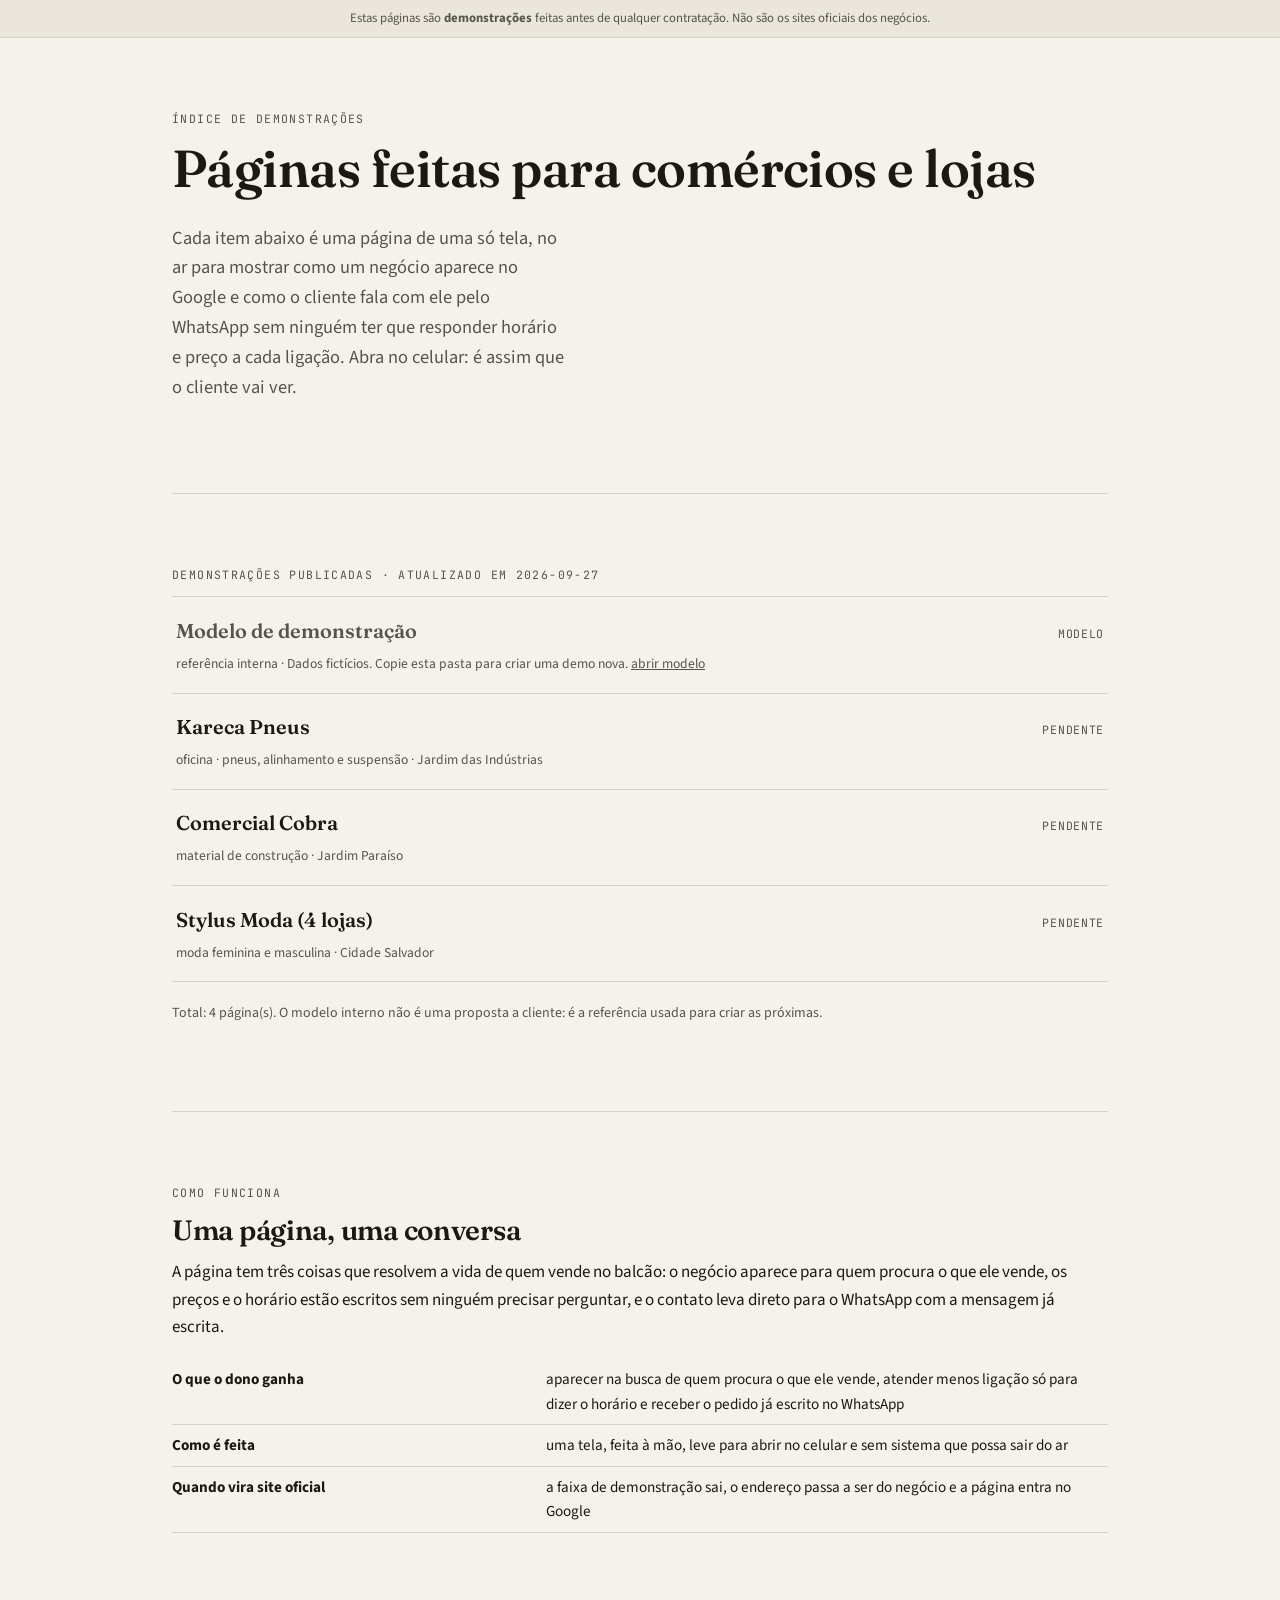
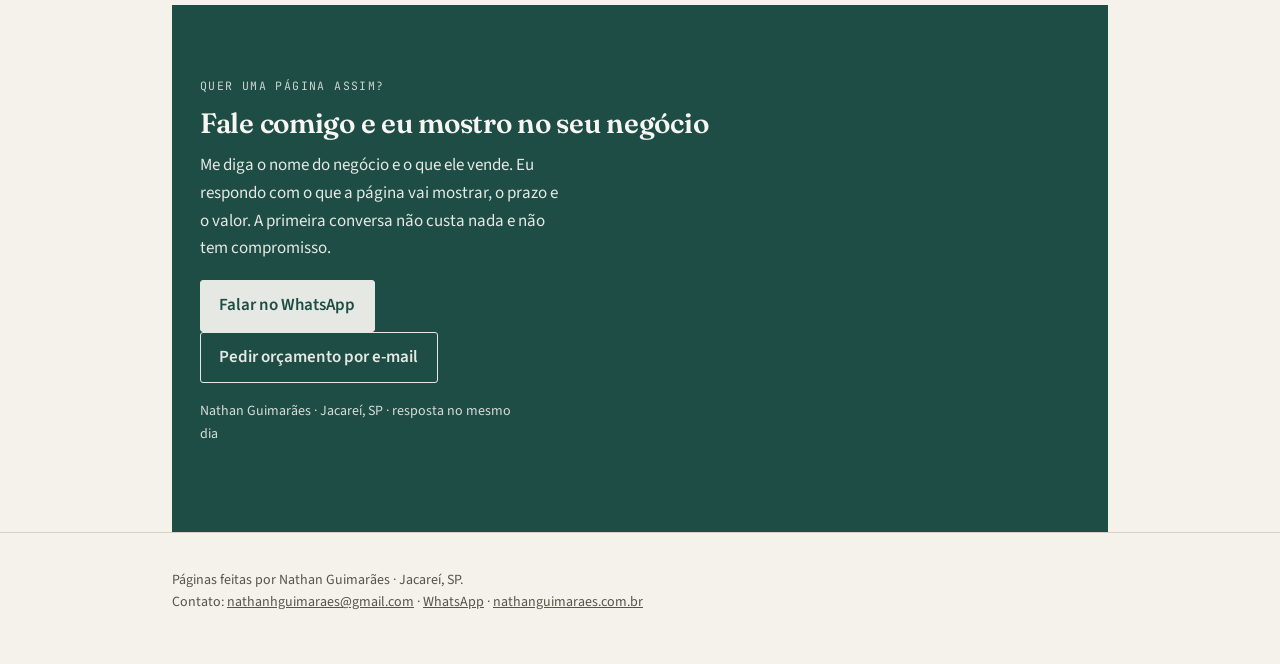
<file: index.html>
<!DOCTYPE html>
<html lang="pt-BR">
<head>
<meta charset="utf-8">
<meta name="viewport" content="width=device-width, initial-scale=1">
<title>Demonstrações: páginas para comércios e lojas</title>
<meta name="description" content="Índice das páginas de demonstração criadas para comércios e lojas. São propostas: nenhuma é o site oficial do negócio.">
<!-- demonstrações não devem aparecer na busca (architecture_docs/decisions.md D3) -->
<meta name="robots" content="noindex, nofollow">
<meta name="color-scheme" content="light">
<link rel="preconnect" href="https://fonts.googleapis.com">
<link rel="preconnect" href="https://fonts.gstatic.com" crossorigin>
<link rel="stylesheet" href="https://fonts.googleapis.com/css2?family=Fraunces:opsz,wght@9..144,500;9..144,600&family=Source+Sans+3:wght@400;600&family=JetBrains+Mono:wght@400;500&display=swap">
<link rel="stylesheet" href="./assets/base.css">
</head>
<body>
<div class="demo-banner">Estas páginas são <strong>demonstrações</strong> feitas antes de qualquer contratação. Não são os sites oficiais dos negócios.</div>

<main class="wrap">
  <section class="section">
    <p class="label">índice de demonstrações</p>
    <h1>Páginas feitas para comércios e lojas</h1>
    <p class="lead">Cada item abaixo é uma página de uma só tela, no ar para mostrar como um negócio aparece no Google e como o cliente fala com ele pelo WhatsApp sem ninguém ter que responder horário e preço a cada ligação. Abra no celular: é assim que o cliente vai ver.</p>
  </section>

  <section class="section">
    <p class="label">demonstrações publicadas · atualizado em 2026-09-27</p>
    <ul class="lista">
      <li>
        <div class="item-interno">
          <span class="item-nome">Modelo de demonstração</span>
          <span class="item-status">modelo</span>
          <span class="item-meta">referência interna · Dados fictícios. Copie esta pasta para criar uma demo nova. <a href="./demos/_template/">abrir modelo</a></span>
        </div>
      </li>
      <li>
        <a class="item" href="./demos/kareca-pneus/">
          <span class="item-nome">Kareca Pneus</span>
          <span class="item-status">pendente</span>
          <span class="item-meta">oficina · pneus, alinhamento e suspensão · Jardim das Indústrias</span>
        </a>
      </li>
      <li>
        <a class="item" href="./demos/comercial-cobra/">
          <span class="item-nome">Comercial Cobra</span>
          <span class="item-status">pendente</span>
          <span class="item-meta">material de construção · Jardim Paraíso</span>
        </a>
      </li>
      <li>
        <a class="item" href="./demos/stylus-moda/">
          <span class="item-nome">Stylus Moda (4 lojas)</span>
          <span class="item-status">pendente</span>
          <span class="item-meta">moda feminina e masculina · Cidade Salvador</span>
        </a>
      </li>
    </ul>
    <p class="small muted" style="margin-top:1.25rem">Total: 4 página(s). O modelo interno não é uma proposta a cliente: é a referência usada para criar as próximas.</p>
  </section>

  <section class="section">
    <p class="label">como funciona</p>
    <h2>Uma página, uma conversa</h2>
    <p>A página tem três coisas que resolvem a vida de quem vende no balcão: o negócio aparece para quem procura o que ele vende, os preços e o horário estão escritos sem ninguém precisar perguntar, e o contato leva direto para o WhatsApp com a mensagem já escrita.</p>
    <table class="simples">
      <tr><th>O que o dono ganha</th><td>aparecer na busca de quem procura o que ele vende, atender menos ligação só para dizer o horário e receber o pedido já escrito no WhatsApp</td></tr>
      <tr><th>Como é feita</th><td>uma tela, feita à mão, leve para abrir no celular e sem sistema que possa sair do ar</td></tr>
      <tr><th>Quando vira site oficial</th><td>a faixa de demonstração sai, o endereço passa a ser do negócio e a página entra no Google</td></tr>
    </table>
  </section>
  <section class="cta-final" id="contato">
    <div class="wrap">
      <p class="label">quer uma página assim?</p>
      <h2>Fale comigo e eu mostro no seu negócio</h2>
      <p>Me diga o nome do negócio e o que ele vende. Eu respondo com o que a página vai mostrar, o prazo e o valor. A primeira conversa não custa nada e não tem compromisso.</p>
      <p class="acoes">
        <a class="btn" href="https://wa.me/5512997640390?text=Ol%C3%A1%2C%20Nathan!%20Vi%20uma%20das%20p%C3%A1ginas%20de%20demonstra%C3%A7%C3%A3o%20e%20quero%20uma%20para%20o%20meu%20neg%C3%B3cio." rel="noopener">Falar no WhatsApp</a>
        <a class="btn btn--ghost" href="mailto:nathanhguimaraes@gmail.com?subject=Quero%20uma%20p%C3%A1gina%20para%20meu%20neg%C3%B3cio">Pedir orçamento por e-mail</a>
      </p>
      <p class="small">Nathan Guimarães · Jacareí, SP · resposta no mesmo dia</p>
    </div>
  </section>
</main>

<footer class="rodape">
  <div class="wrap">
    <p>Páginas feitas por Nathan Guimarães · Jacareí, SP.<br>
    Contato: <a href="mailto:nathanhguimaraes@gmail.com">nathanhguimaraes@gmail.com</a> · <a href="https://wa.me/5512997640390" rel="noopener">WhatsApp</a> · <a href="https://nathanguimaraes.com.br/" rel="noopener">nathanguimaraes.com.br</a></p>
  </div>
</footer>
</body>
</html>
</file>
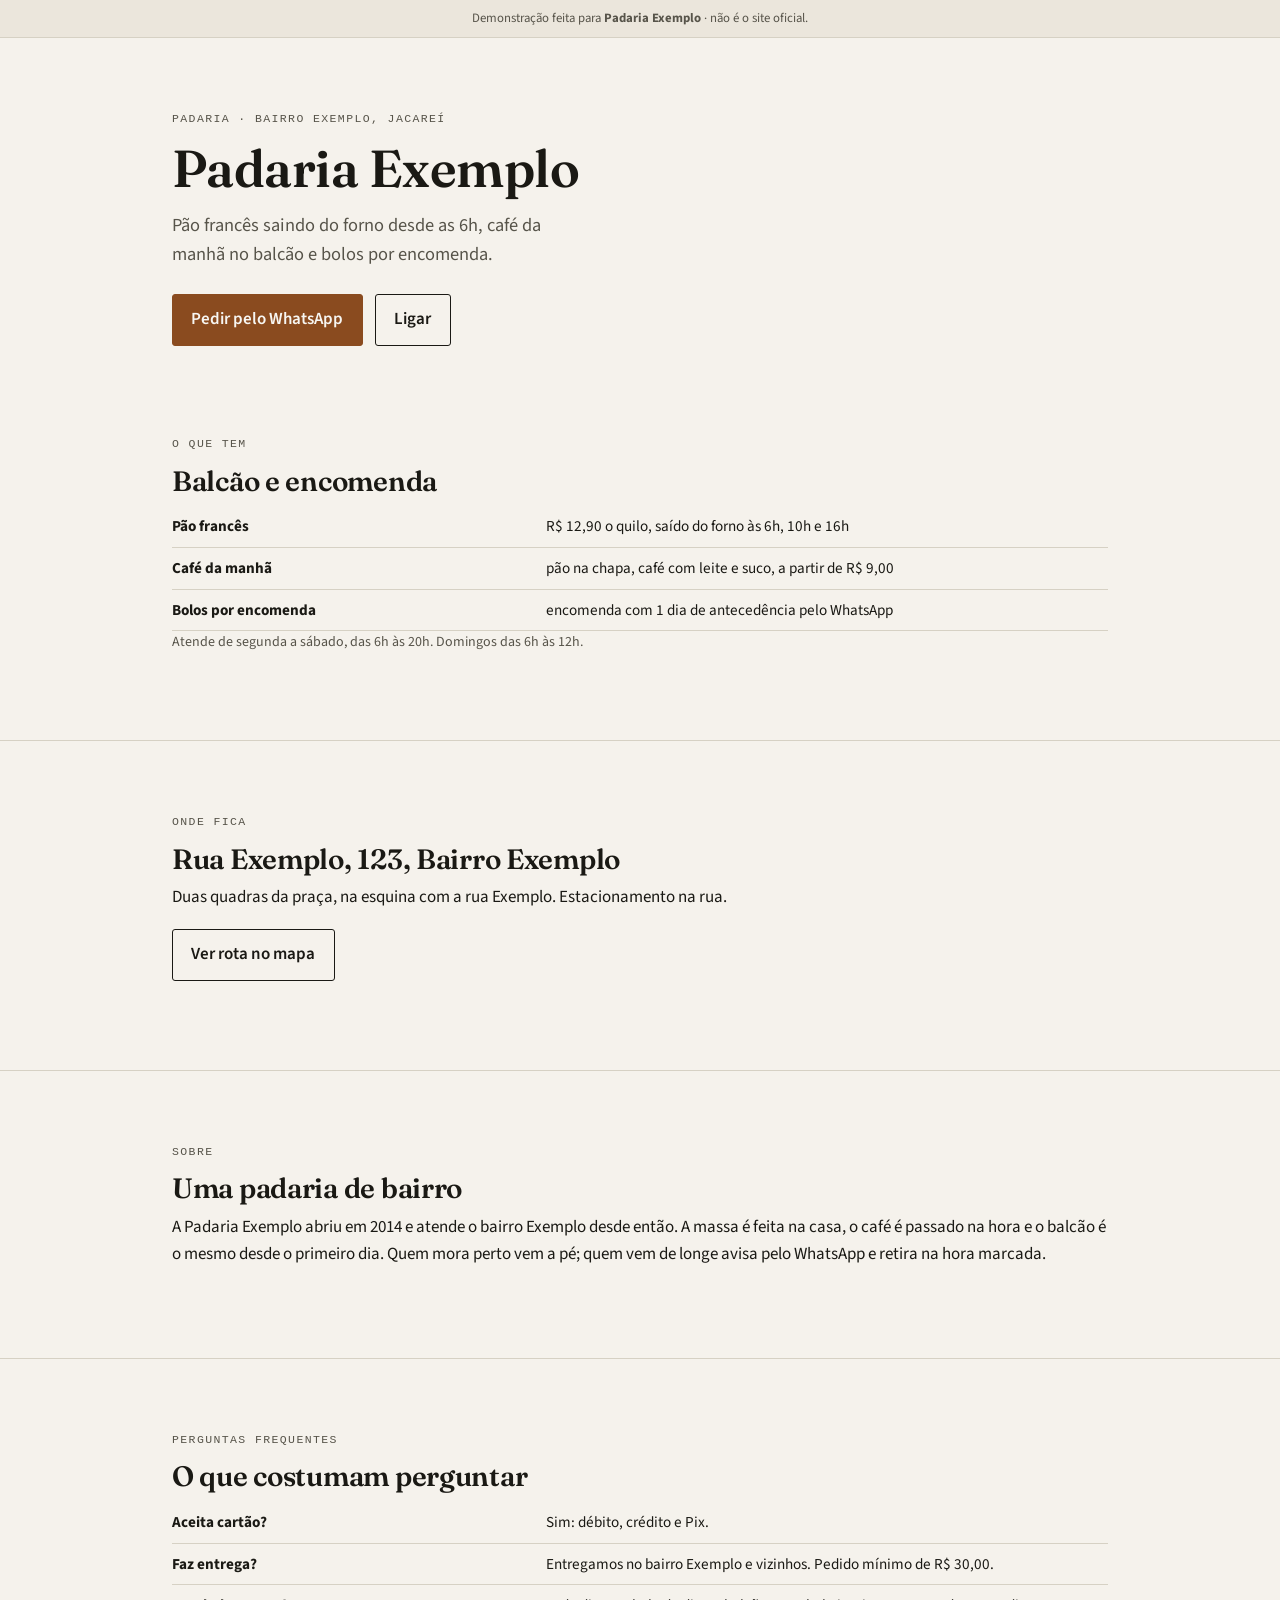
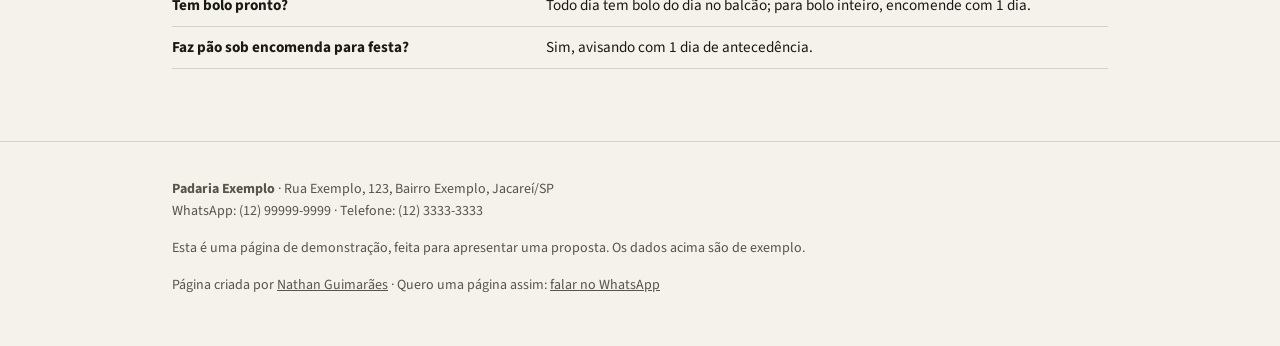
<file: demos/_template/index.html>
<!DOCTYPE html>
<html lang="pt-BR">
<head>
<meta charset="utf-8">
<meta name="viewport" content="width=device-width, initial-scale=1">
<!-- TROCAR: nome do negócio + bairro + cidade -->
<title>Padaria Exemplo: padaria em Jacareí, SP</title>
<meta name="description" content="Padaria Exemplo: pães, bolos e café da manhã no bairro Exemplo, em Jacareí. Abre de segunda a sábado. Peça pelo WhatsApp.">
<meta name="robots" content="noindex, nofollow">
<meta name="color-scheme" content="light">
<!-- TROCAR: buscar as fontes que combinam com o segmento (ver architecture_docs/visual.md 2.3) -->
<link rel="preconnect" href="https://fonts.googleapis.com">
<link rel="preconnect" href="https://fonts.gstatic.com" crossorigin>
<link rel="stylesheet" href="https://fonts.googleapis.com/css2?family=Fraunces:opsz,wght@9..144,500;9..144,600&family=Source+Sans+3:wght@400;600&display=swap">
<link rel="stylesheet" href="../../assets/base.css">
<link rel="stylesheet" href="./demo.css">
</head>
<body>
<div class="demo-banner">Demonstração feita para <strong>Padaria Exemplo</strong> · não é o site oficial.</div>

<header class="topo">
  <div class="wrap">
    <p class="label">padaria · bairro exemplo, jacareí</p>
    <h1>Padaria Exemplo</h1>
    <!-- TROCAR: uma frase concreta do que o negócio faz (sem superlativo) -->
    <p class="lead">Pão francês saindo do forno desde as 6h, café da manhã no balcão e bolos por encomenda.</p>
    <!-- TROCAR: número de WhatsApp do negócio e mensagem pré-preenchida -->
    <p class="acoes">
      <a class="btn" href="https://wa.me/5512999999999?text=Ol%C3%A1%2C%20vi%20a%20p%C3%A1gina%20da%20padaria%20e%20quero%20fazer%20um%20pedido">Pedir pelo WhatsApp</a>
      <a class="btn btn--ghost" href="tel:+551233333333">Ligar</a>
    </p>
  </div>
</header>

<main>
  <section class="section">
    <div class="wrap">
      <p class="label">o que tem</p>
      <h2>Balcão e encomenda</h2>
      <!-- TROCAR: preços reais que o negócio publica. Sem preço inventado. -->
      <table class="simples">
        <tr><th>Pão francês</th><td>R$ 12,90 o quilo, saído do forno às 6h, 10h e 16h</td></tr>
        <tr><th>Café da manhã</th><td>pão na chapa, café com leite e suco, a partir de R$ 9,00</td></tr>
        <tr><th>Bolos por encomenda</th><td>encomenda com 1 dia de antecedência pelo WhatsApp</td></tr>
      </table>
      <!-- TROCAR: horário real -->
      <p class="small muted">Atende de segunda a sábado, das 6h às 20h. Domingos das 6h às 12h.</p>
    </div>
  </section>

  <section class="section">
    <div class="wrap">
      <p class="label">onde fica</p>
      <h2>Rua Exemplo, 123, Bairro Exemplo</h2>
      <p>Duas quadras da praça, na esquina com a rua Exemplo. Estacionamento na rua.</p>
      <p><a class="btn btn--ghost" href="https://www.google.com/maps?q=Jacarei+SP">Ver rota no mapa</a></p>
    </div>
  </section>

  <section class="section">
    <div class="wrap">
      <p class="label">sobre</p>
      <h2>Uma padaria de bairro</h2>
      <!-- TROCAR: prosa de 1 parágrafo, escrita a partir do que o dono contou. Sem bullet, sem hipérbole. -->
      <p>A Padaria Exemplo abriu em 2014 e atende o bairro Exemplo desde então. A massa é feita na casa, o café é passado na hora e o balcão é o mesmo desde o primeiro dia. Quem mora perto vem a pé; quem vem de longe avisa pelo WhatsApp e retira na hora marcada.</p>
    </div>
  </section>

  <section class="section">
    <div class="wrap">
      <p class="label">perguntas frequentes</p>
      <h2>O que costumam perguntar</h2>
      <!-- TROCAR: as 4 perguntas que os clientes realmente fazem (aceita cartão? faz entrega? tem bolo pronto?) -->
      <table class="simples">
        <tr><th>Aceita cartão?</th><td>Sim: débito, crédito e Pix.</td></tr>
        <tr><th>Faz entrega?</th><td>Entregamos no bairro Exemplo e vizinhos. Pedido mínimo de R$ 30,00.</td></tr>
        <tr><th>Tem bolo pronto?</th><td>Todo dia tem bolo do dia no balcão; para bolo inteiro, encomende com 1 dia.</td></tr>
        <tr><th>Faz pão sob encomenda para festa?</th><td>Sim, avisando com 1 dia de antecedência.</td></tr>
      </table>
    </div>
  </section>
</main>

<footer class="rodape">
  <div class="wrap">
    <p><strong>Padaria Exemplo</strong> · Rua Exemplo, 123, Bairro Exemplo, Jacareí/SP<br>
    WhatsApp: (12) 99999-9999 · Telefone: (12) 3333-3333</p>
    <p class="small">Esta é uma página de demonstração, feita para apresentar uma proposta. Os dados acima são de exemplo.</p>
    <p class="small">Página criada por <a href="https://nathanguimaraes.com.br/" rel="noopener">Nathan Guimarães</a> · Quero uma página assim: <a href="https://wa.me/5512997640390?text=Ol%C3%A1%2C%20Nathan!%20Vi%20uma%20das%20p%C3%A1ginas%20de%20demonstra%C3%A7%C3%A3o%20e%20quero%20uma%20para%20o%20meu%20neg%C3%B3cio." rel="noopener">falar no WhatsApp</a></p>
  </div>
</footer>
</body>
</html>
</file>
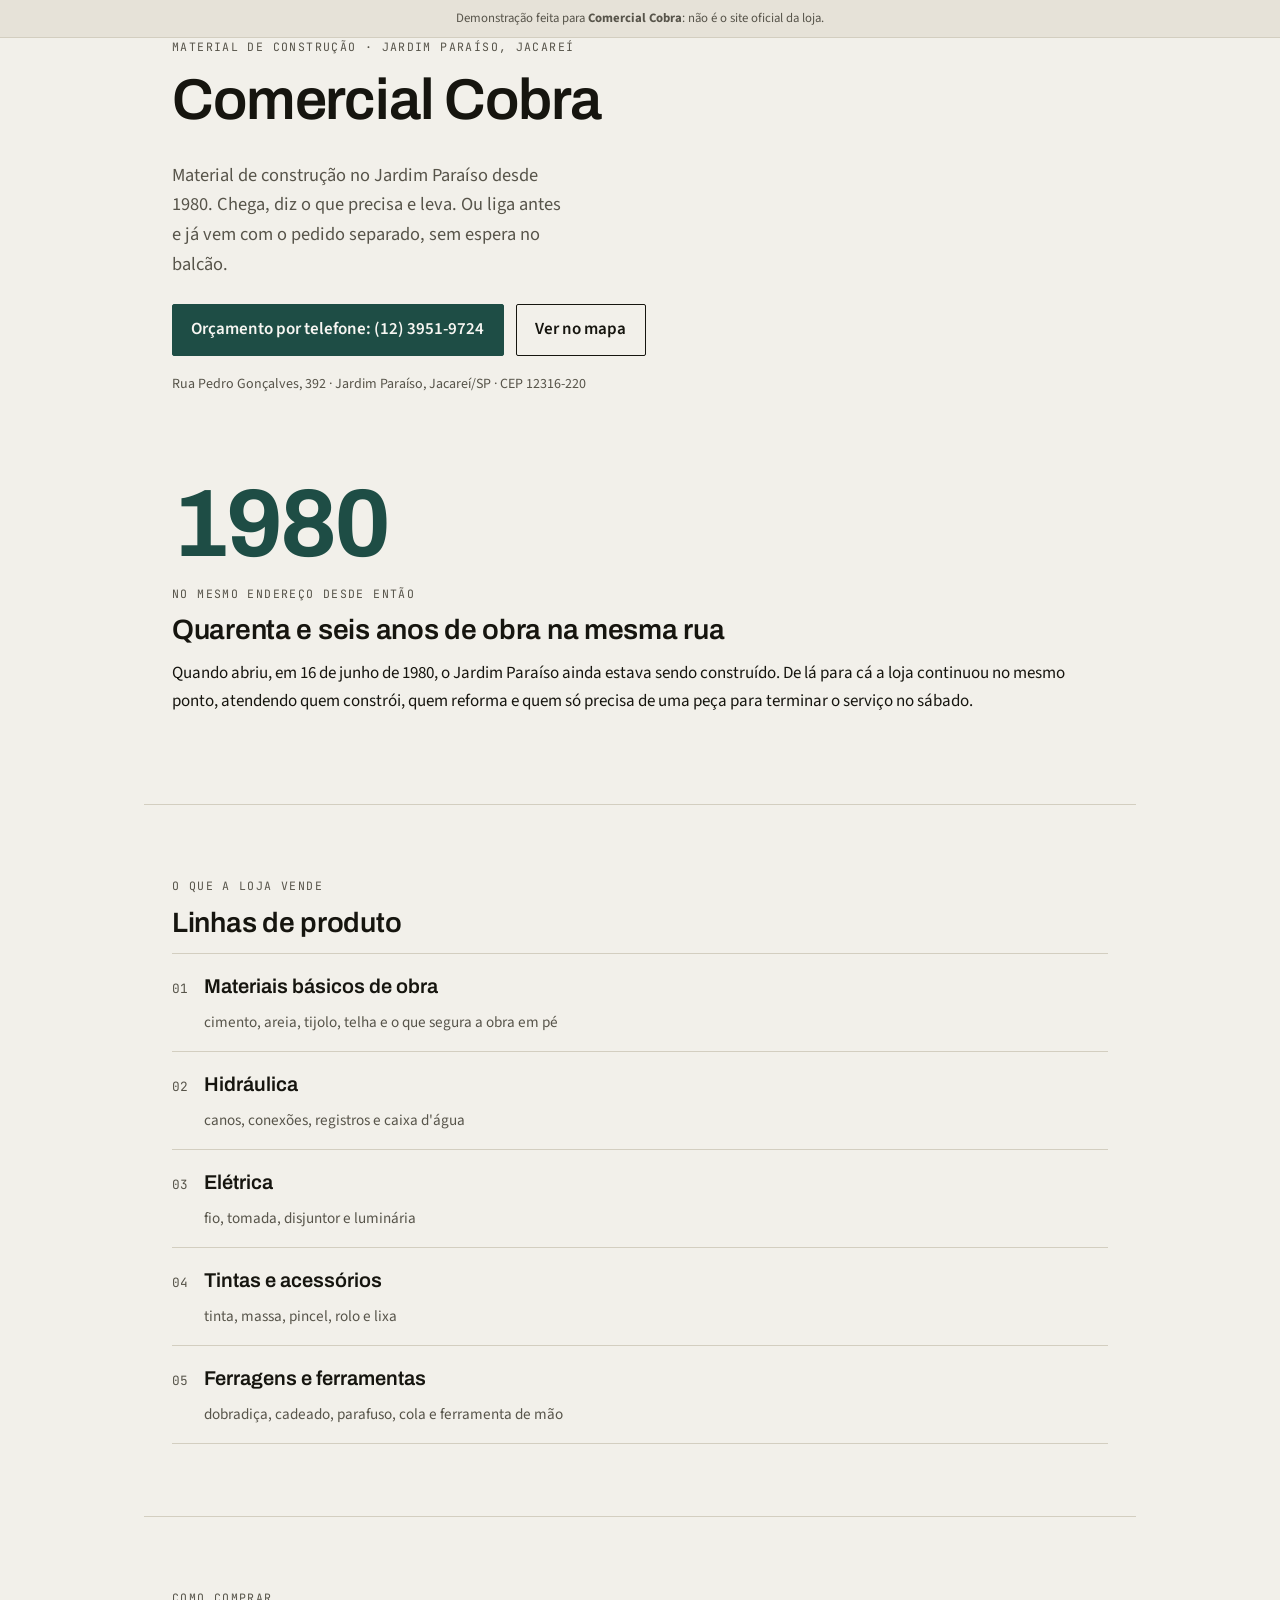
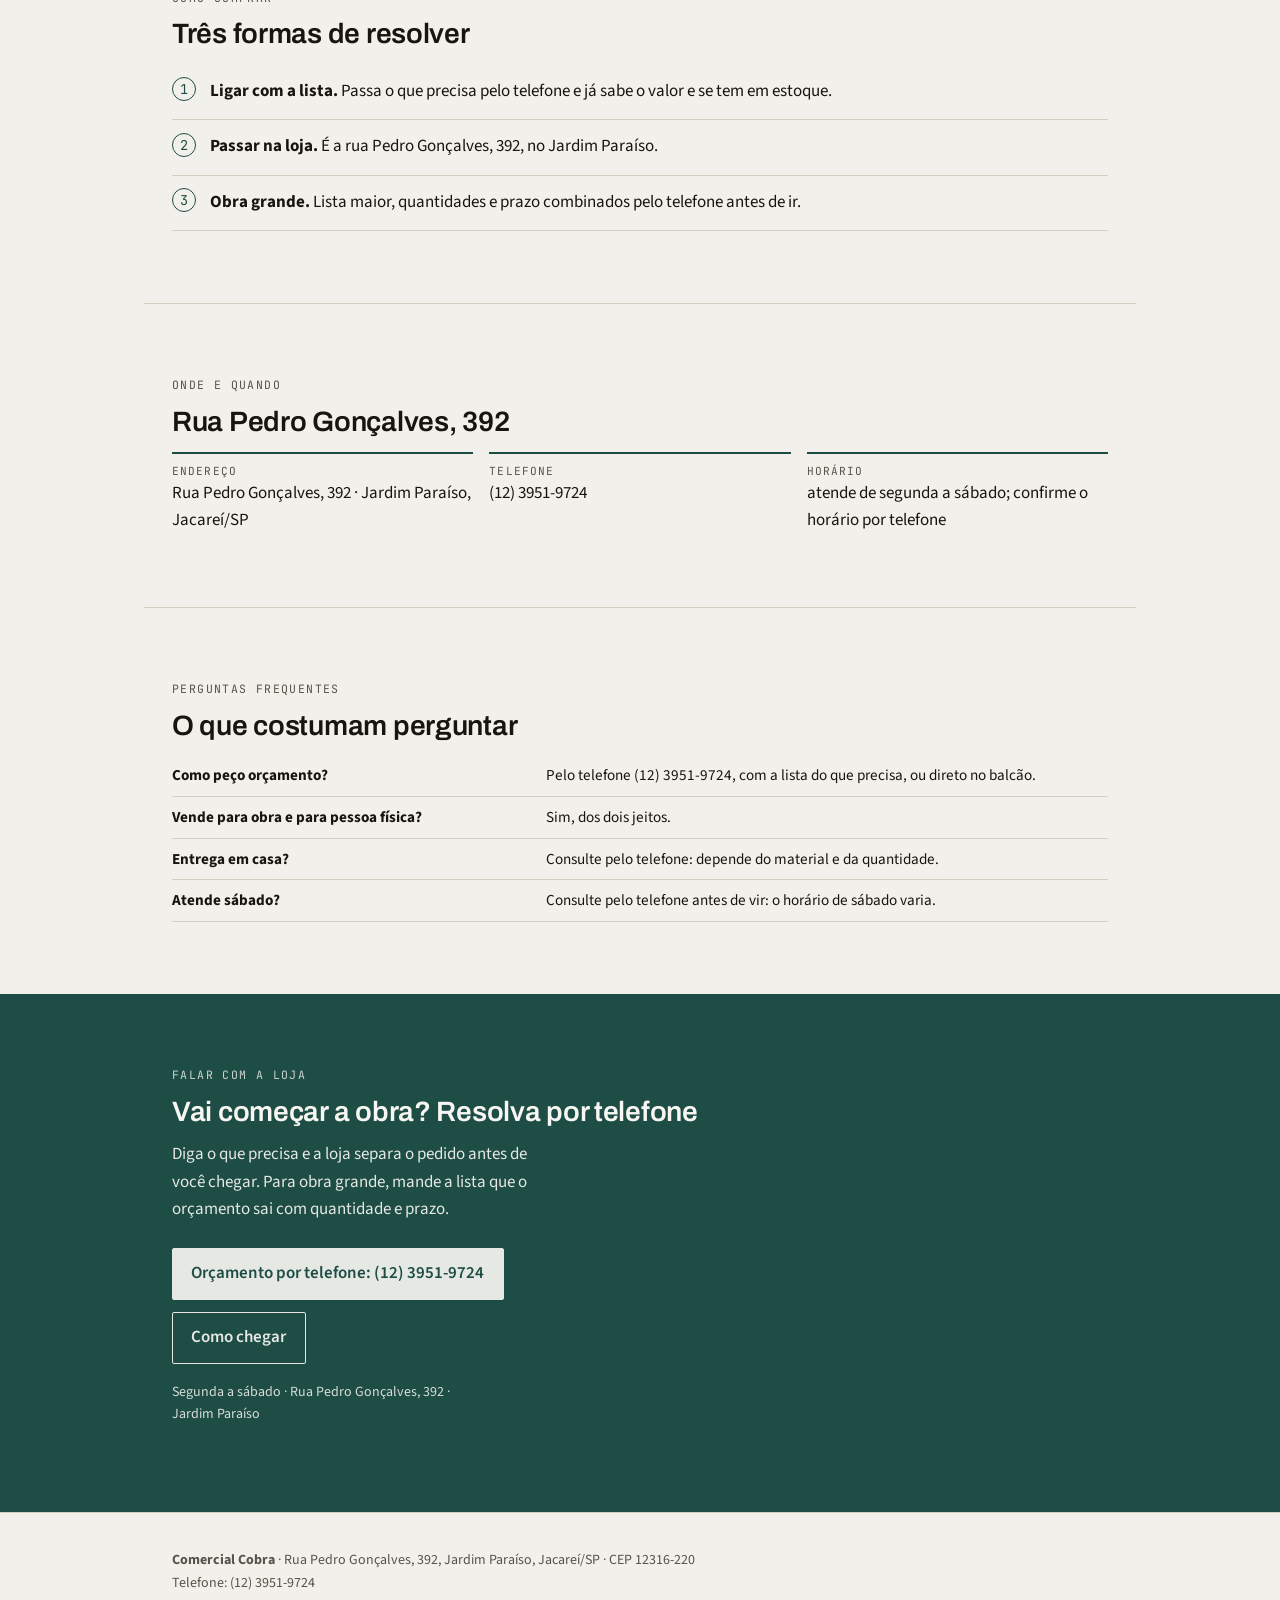
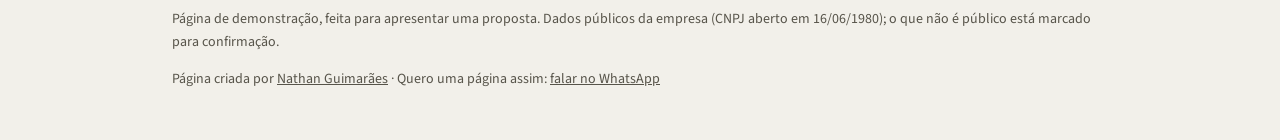
<file: demos/comercial-cobra/index.html>
<!DOCTYPE html>
<html lang="pt-BR">
<head>
<meta charset="utf-8">
<meta name="viewport" content="width=device-width, initial-scale=1">
<title>Comercial Cobra: material de construção no Jardim Paraíso, Jacareí</title>
<meta name="description" content="Comercial Cobra: material de construção no Jardim Paraíso, Jacareí. Orçamento por telefone (12) 3951-9724, na Rua Pedro Gonçalves, 392.">
<meta property="og:title" content="Comercial Cobra: material de construção no Jardim Paraíso, Jacareí">
<meta property="og:description" content="Material de construção no Jardim Paraíso, Jacareí. Orçamento por telefone.">
<meta property="og:type" content="website">
<meta property="og:locale" content="pt_BR">
<meta property="og:url" content="https://demos.nathanguimaraes.com.br/comercial-cobra/">
<meta name="robots" content="noindex, nofollow">
<meta name="color-scheme" content="light">
<link rel="preconnect" href="https://fonts.googleapis.com">
<link rel="preconnect" href="https://fonts.gstatic.com" crossorigin>
<link rel="stylesheet" href="https://fonts.googleapis.com/css2?family=Archivo:wght@500;600;700&family=Source+Sans+3:wght@400;600&family=JetBrains+Mono:wght@400&display=swap">
<link rel="stylesheet" href="../../assets/base.css">
<link rel="stylesheet" href="./demo.css">
</head>
<body>
<div class="demo-banner">Demonstração feita para <strong>Comercial Cobra</strong>: não é o site oficial da loja.</div>

<header class="hero wrap">
  <p class="label">material de construção · jardim paraíso, jacareí</p>
  <h1>Comercial Cobra</h1>
  <p class="lead">Material de construção no Jardim Paraíso desde 1980. Chega, diz o que precisa e leva. Ou liga antes e já vem com o pedido separado, sem espera no balcão.</p>
  <p class="acoes">
    <!-- telefone confirmado em diretórios e no Nathan -->
    <a class="btn" href="tel:+551239519724">Orçamento por telefone: (12) 3951-9724</a>
    <a class="btn btn--ghost" href="https://www.google.com/maps/dir/?api=1&destination=Rua+Pedro+Gon%C3%A7alves,392,Jacare%C3%AD+SP">Ver no mapa</a>
  </p>
  <p class="small muted">Rua Pedro Gonçalves, 392 · Jardim Paraíso, Jacareí/SP · CEP 12316-220</p>
</header>

<main>
  <section class="section wrap">
    <p class="numero-anos"><span class="anos">1980</span></p>
    <p class="label">no mesmo endereço desde então</p>
    <h2>Quarenta e seis anos de obra na mesma rua</h2>
    <p>Quando abriu, em 16 de junho de 1980, o Jardim Paraíso ainda estava sendo construído. De lá para cá a loja continuou no mesmo ponto, atendendo quem constrói, quem reforma e quem só precisa de uma peça para terminar o serviço no sábado.</p>
    <!-- TROCAR: se o dono contar a história da loja (quem fundou, o que mudou), entra aqui no lugar desta prosa. -->
  </section>

  <section class="section wrap">
    <p class="label">o que a loja vende</p>
    <h2>Linhas de produto</h2>
    <ul class="categorias">
      <li><span class="num">01</span><span class="item-nome">Materiais básicos de obra</span>
        <p class="item-desc">cimento, areia, tijolo, telha e o que segura a obra em pé</p></li>
      <li><span class="num">02</span><span class="item-nome">Hidráulica</span>
        <p class="item-desc">canos, conexões, registros e caixa d'água</p></li>
      <li><span class="num">03</span><span class="item-nome">Elétrica</span>
        <p class="item-desc">fio, tomada, disjuntor e luminária</p></li>
      <li><span class="num">04</span><span class="item-nome">Tintas e acessórios</span>
        <p class="item-desc">tinta, massa, pincel, rolo e lixa</p></li>
      <li><span class="num">05</span><span class="item-nome">Ferragens e ferramentas</span>
        <p class="item-desc">dobradiça, cadeado, parafuso, cola e ferramenta de mão</p></li>
    </ul>
    <!-- TROCAR IMPORTANTE: esta lista é um rascunho de como as linhas podem ser organizadas.
         Confirmar com o dono o que ele realmente vende, o que tem em estoque e se trabalha com
         entrega. Nada aqui foi copiado de catálogo dele: foi escrito para a demo. -->
  </section>

  <section class="section wrap">
    <p class="label">como comprar</p>
    <h2>Três formas de resolver</h2>
    <ol class="passos">
      <li><strong>Ligar com a lista.</strong> Passa o que precisa pelo telefone e já sabe o valor e se tem em estoque.</li>
      <li><strong>Passar na loja.</strong> É a rua Pedro Gonçalves, 392, no Jardim Paraíso.</li>
      <li><strong>Obra grande.</strong> Lista maior, quantidades e prazo combinados pelo telefone antes de ir.</li>
    </ol>
    <!-- TROCAR: confirmar se a loja faz entrega no bairro e se aceita pedido por WhatsApp. -->
  </section>

  <section class="section wrap">
    <p class="label">onde e quando</p>
    <h2>Rua Pedro Gonçalves, 392</h2>
    <ul class="fatos" style="grid-template-columns:repeat(auto-fit,minmax(14rem,1fr));display:grid;gap:1rem;list-style:none;padding:0;margin:0">
      <li style="border-top:2px solid var(--accent);padding-top:.5rem">
        <span class="rot" style="display:block;font-family:var(--font-mono);font-size:.7rem;letter-spacing:.1em;text-transform:uppercase;color:var(--ink-soft)">endereço</span>
        Rua Pedro Gonçalves, 392 · Jardim Paraíso, Jacareí/SP</li>
      <li style="border-top:2px solid var(--accent);padding-top:.5rem">
        <span class="rot" style="display:block;font-family:var(--font-mono);font-size:.7rem;letter-spacing:.1em;text-transform:uppercase;color:var(--ink-soft)">telefone</span>
        (12) 3951-9724</li>
      <li style="border-top:2px solid var(--accent);padding-top:.5rem">
        <span class="rot" style="display:block;font-family:var(--font-mono);font-size:.7rem;letter-spacing:.1em;text-transform:uppercase;color:var(--ink-soft)">horário</span>
        <!-- TROCAR: horário real. Não foi publicado em nenhum lugar: confirmar com o dono. -->
        atende de segunda a sábado; confirme o horário por telefone</li>
    </ul>
  </section>

  <section class="section wrap">
    <p class="label">perguntas frequentes</p>
    <h2>O que costumam perguntar</h2>
    <table class="simples">
      <tr><th>Como peço orçamento?</th><td>Pelo telefone (12) 3951-9724, com a lista do que precisa, ou direto no balcão.</td></tr>
      <tr><th>Vende para obra e para pessoa física?</th><td>Sim, dos dois jeitos.</td></tr>
      <tr><th>Entrega em casa?</th><td>Consulte pelo telefone: depende do material e da quantidade.</td></tr>
      <tr><th>Atende sábado?</th><td>Consulte pelo telefone antes de vir: o horário de sábado varia.</td></tr>
    </table>
    <!-- TROCAR: trocar as respostas "consulte" pelas respostas reais assim que o dono informar.
         Nenhuma forma de pagamento foi publicada, por isso nada é dito sobre cartão ou prazo. -->
  </section>

  <!-- CTA final: toda demo termina pedindo o contato (ver decisions.md) -->
  <section class="cta-final" id="contato">
    <div class="wrap">
      <p class="label">falar com a loja</p>
      <h2>Vai começar a obra? Resolva por telefone</h2>
      <p>Diga o que precisa e a loja separa o pedido antes de você chegar. Para obra grande, mande a lista que o orçamento sai com quantidade e prazo.</p>
      <p class="acoes"><a class="btn" href="tel:+551239519724">Orçamento por telefone: (12) 3951-9724</a>
        <a class="btn btn--ghost" href="https://www.google.com/maps/dir/?api=1&destination=Rua+Pedro+Gon%C3%A7alves,392,Jacare%C3%AD+SP">Como chegar</a></p>
      <p class="small">Segunda a sábado · Rua Pedro Gonçalves, 392 · Jardim Paraíso</p>
    </div>
  </section>

</main>

<footer class="rodape">
  <div class="wrap">
    <p><strong>Comercial Cobra</strong> · Rua Pedro Gonçalves, 392, Jardim Paraíso, Jacareí/SP · CEP 12316-220<br>
    Telefone: (12) 3951-9724</p>
    <p class="small">Página de demonstração, feita para apresentar uma proposta. Dados públicos da empresa (CNPJ aberto em 16/06/1980); o que não é público está marcado para confirmação.</p>
    <p class="small">Página criada por <a href="https://nathanguimaraes.com.br/" rel="noopener">Nathan Guimarães</a> · Quero uma página assim: <a href="https://wa.me/5512997640390?text=Ol%C3%A1%2C%20Nathan!%20Vi%20uma%20das%20p%C3%A1ginas%20de%20demonstra%C3%A7%C3%A3o%20e%20quero%20uma%20para%20o%20meu%20neg%C3%B3cio." rel="noopener">falar no WhatsApp</a></p>
  </div>
</footer>
</body>
</html>
</file>
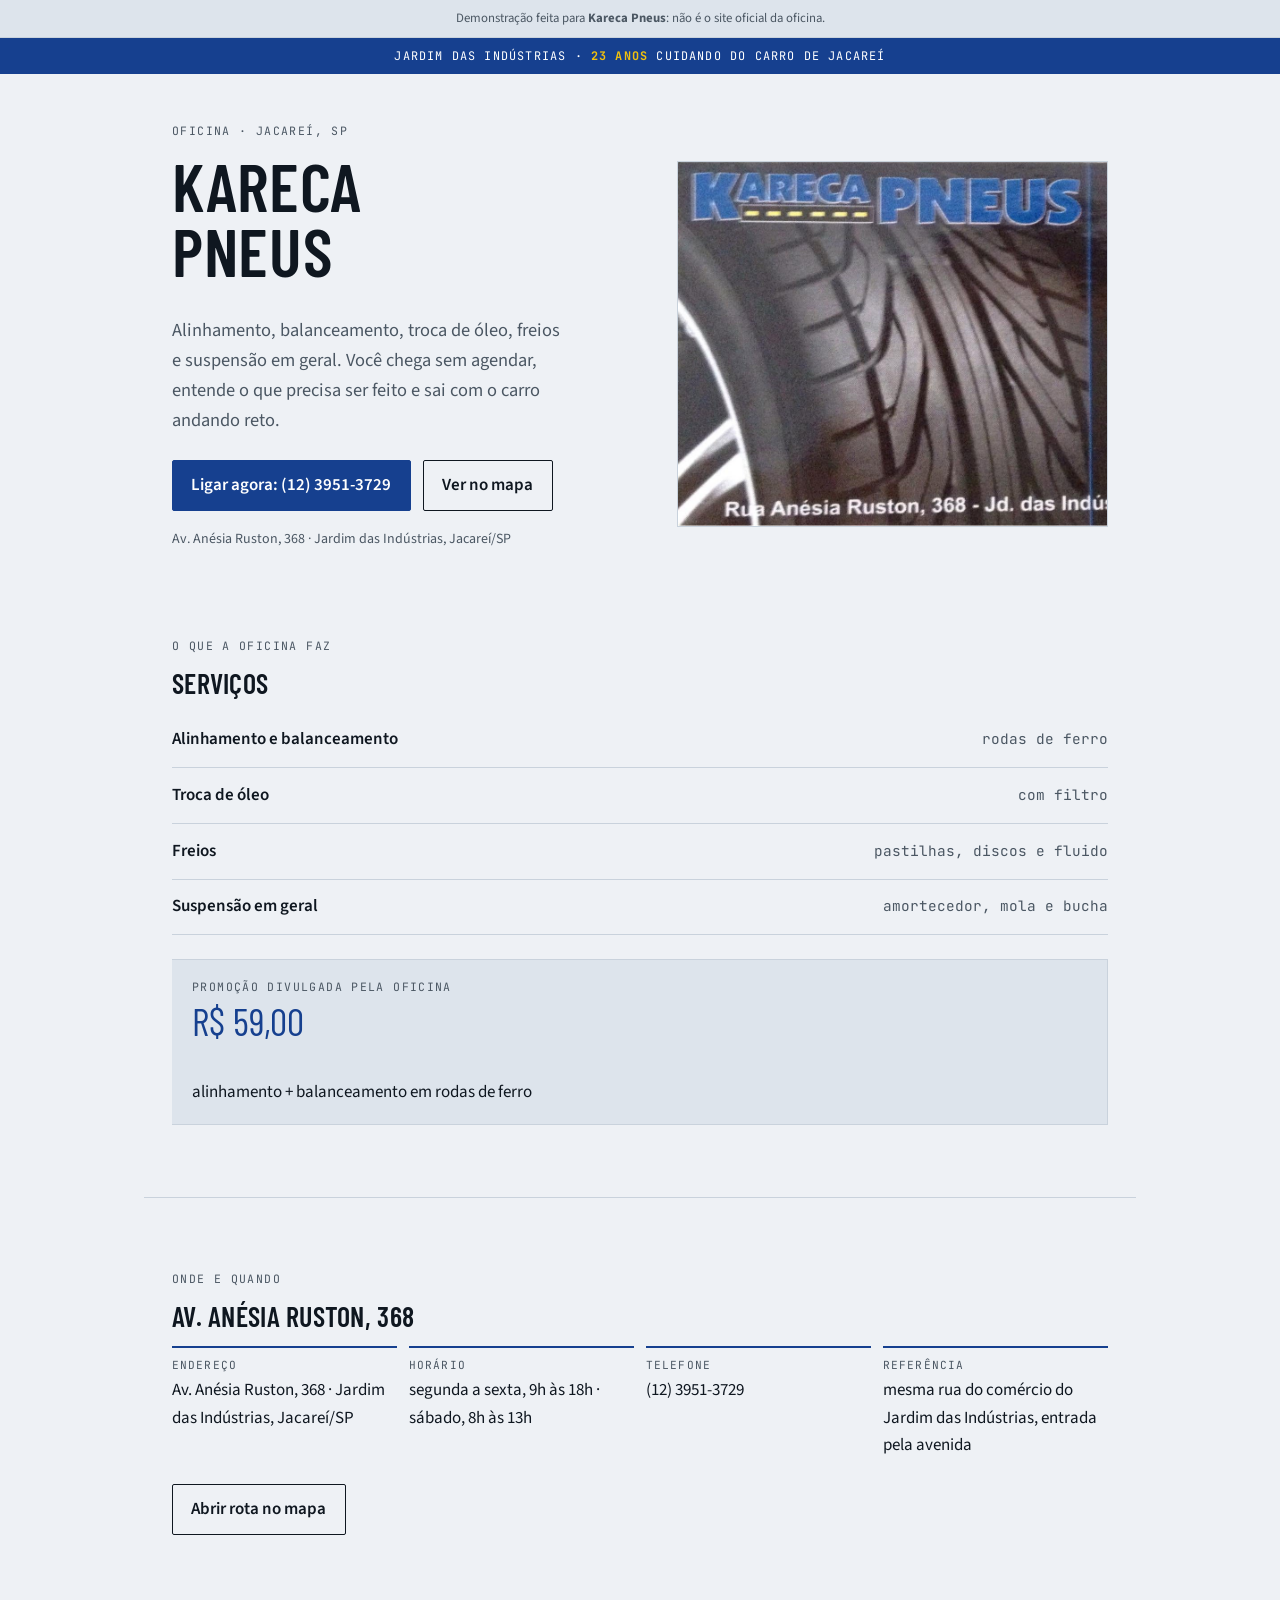
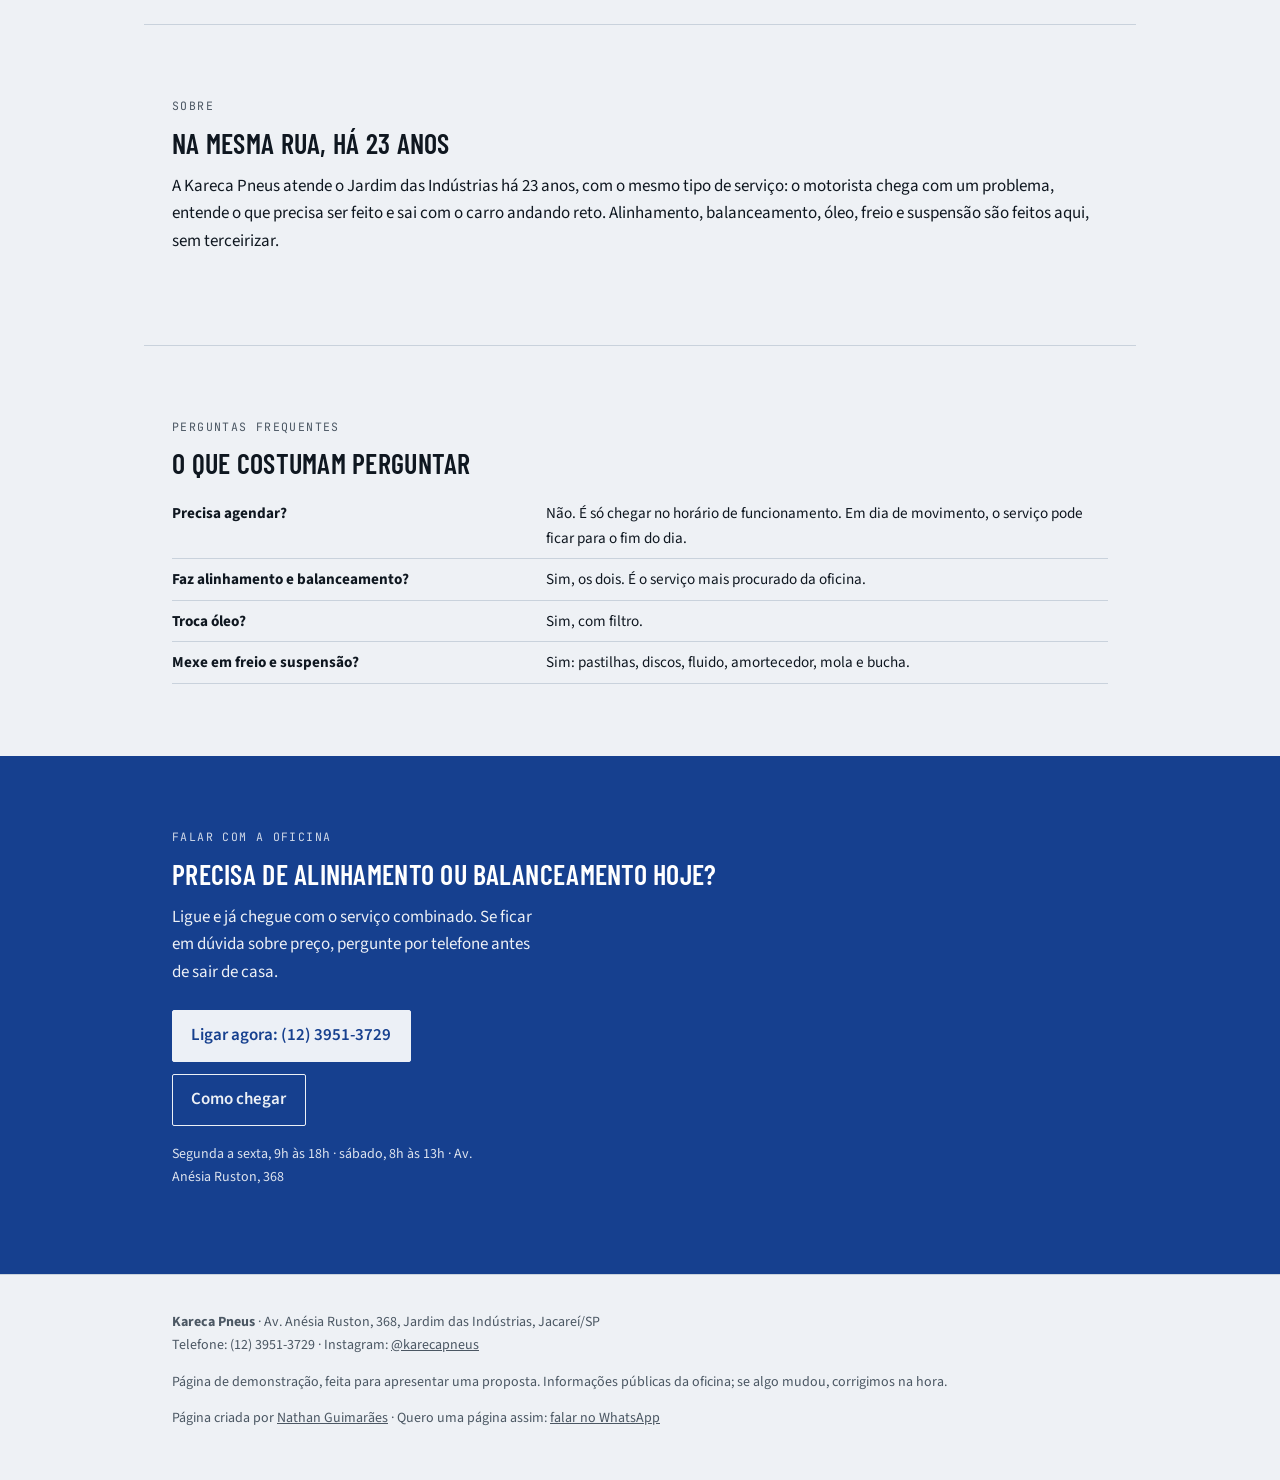
<file: demos/kareca-pneus/index.html>
<!DOCTYPE html>
<html lang="pt-BR">
<head>
<meta charset="utf-8">
<meta name="viewport" content="width=device-width, initial-scale=1">
<title>Kareca Pneus: pneus, alinhamento e balanceamento em Jacareí</title>
<meta name="description" content="Kareca Pneus: alinhamento, balanceamento, troca de óleo e suspensão no Jardim das Indústrias, Jacareí. Segunda a sexta, 9h às 18h; sábado, 8h às 13h.">
<meta property="og:title" content="Kareca Pneus: pneus, alinhamento e balanceamento em Jacareí">
<meta property="og:description" content="Alinhamento, balanceamento, troca de óleo e suspensão no Jardim das Indústrias, Jacareí.">
<meta property="og:type" content="website">
<meta property="og:locale" content="pt_BR">
<meta property="og:url" content="https://demos.nathanguimaraes.com.br/kareca-pneus/">
<meta name="robots" content="noindex, nofollow">
<meta name="color-scheme" content="light">
<link rel="preconnect" href="https://fonts.googleapis.com">
<link rel="preconnect" href="https://fonts.gstatic.com" crossorigin>
<link rel="stylesheet" href="https://fonts.googleapis.com/css2?family=Barlow+Condensed:wght@500;600;700&family=Source+Sans+3:wght@400;600&family=JetBrains+Mono:wght@400&display=swap">
<link rel="stylesheet" href="../../assets/base.css">
<link rel="stylesheet" href="./demo.css">
</head>
<body>
<div class="demo-banner">Demonstração feita para <strong>Kareca Pneus</strong>: não é o site oficial da oficina.</div>

<div class="faixa">Jardim das Indústrias · <strong>23 anos</strong> cuidando do carro de Jacareí</div>

<header class="hero wrap">
  <div class="hero-grid">
    <div>
      <p class="label">oficina · jacareí, sp</p>
      <h1>Kareca<br>Pneus</h1>
      <!-- TROCAR: frase do dono, se ele preferir outra -->
      <p class="lead">Alinhamento, balanceamento, troca de óleo, freios e suspensão em geral. Você chega sem agendar, entende o que precisa ser feito e sai com o carro andando reto.</p>
      <p class="acoes">
        <!-- telefone publicado pela própria oficina em "ATENÇÃO: NOVO TELEFONE 3951-3729" (17/12/2022) -->
        <a class="btn" href="tel:+551239513729">Ligar agora: (12) 3951-3729</a>
        <!-- TROCAR: quando o dono informar um número com WhatsApp, trocar o botão abaixo por
             https://wa.me/55XXXXXXXXXXX?text=... e mudar a classe para btn--zap -->
        <a class="btn btn--ghost" href="https://www.google.com/maps?q=Rua+An%C3%A9sia+Ruston,+368,+Jacare%C3%AD+SP">Ver no mapa</a>
      </p>
      <p class="small muted">Av. Anésia Ruston, 368 · Jardim das Indústrias, Jacareí/SP</p>
    </div>
    <figure style="margin:0">
      <img src="./img/marca-pneu.jpg" alt="Pneu com a marca Kareca Pneus e o endereço da oficina" loading="eager">
    </figure>
  </div>
</header>

<main>
  <section class="section wrap">
    <p class="label">o que a oficina faz</p>
    <h2>Serviços</h2>
    <ul class="servicos">
      <li><span class="nome">Alinhamento e balanceamento</span><span class="preco">rodas de ferro</span></li>
      <li><span class="nome">Troca de óleo</span><span class="preco">com filtro</span></li>
      <li><span class="nome">Freios</span><span class="preco">pastilhas, discos e fluido</span></li>
      <li><span class="nome">Suspensão em geral</span><span class="preco">amortecedor, mola e bucha</span></li>
    </ul>
    <!-- TROCAR: preços. O único valor publicado pela oficina é a promoção abaixo; não inventar os outros. -->
    <div class="destaque" style="margin-top:1.5rem">
      <p class="label" style="margin-bottom:.35rem">promoção divulgada pela oficina</p>
      <p class="preco-forte">R$ 59,00</p>
      <p style="margin:.35rem 0 0">alinhamento + balanceamento em rodas de ferro</p>
    </div>
    <!-- TROCAR: formas de pagamento (cartão, pix, parcelamento) — nada disso foi publicado, não inventar. -->
  </section>

  <section class="section wrap">
    <p class="label">onde e quando</p>
    <h2>Av. Anésia Ruston, 368</h2>
    <ul class="fatos" style="grid-template-columns:repeat(auto-fit,minmax(14rem,1fr))">
      <li><span class="rot">endereço</span>Av. Anésia Ruston, 368 · Jardim das Indústrias, Jacareí/SP</li>
      <li><span class="rot">horário</span>segunda a sexta, 9h às 18h · sábado, 8h às 13h</li>
      <li><span class="rot">telefone</span>(12) 3951-3729</li>
      <li><span class="rot">referência</span>mesma rua do comércio do Jardim das Indústrias, entrada pela avenida</li>
    </ul>
    <p class="acoes"><a class="btn btn--ghost" href="https://www.google.com/maps/dir/?api=1&destination=Rua+An%C3%A9sia+Ruston,368,Jacare%C3%AD+SP">Abrir rota no mapa</a></p>
  </section>

  <section class="section wrap">
    <p class="label">sobre</p>
    <h2>Na mesma rua, há 23 anos</h2>
    <!-- TROCAR: prosa escrita pelo dono. Base atual: frase publicada pela própria oficina no Instagram. -->
    <p>A Kareca Pneus atende o Jardim das Indústrias há 23 anos, com o mesmo tipo de serviço: o motorista chega com um problema, entende o que precisa ser feito e sai com o carro andando reto. Alinhamento, balanceamento, óleo, freio e suspensão são feitos aqui, sem terceirizar.</p>
    <!-- atenção: existe uma arte antiga da oficina (cartão turquesa) com o telefone 3953-4316.
         Ela NÃO entra na página: o número mudou para 3951-3729. -->
  </section>

  <section class="section wrap">
    <p class="label">perguntas frequentes</p>
    <h2>O que costumam perguntar</h2>
    <table class="simples">
      <tr><th>Precisa agendar?</th><td>Não. É só chegar no horário de funcionamento. Em dia de movimento, o serviço pode ficar para o fim do dia.</td></tr>
      <tr><th>Faz alinhamento e balanceamento?</th><td>Sim, os dois. É o serviço mais procurado da oficina.</td></tr>
      <tr><th>Troca óleo?</th><td>Sim, com filtro.</td></tr>
      <tr><th>Mexe em freio e suspensão?</th><td>Sim: pastilhas, discos, fluido, amortecedor, mola e bucha.</td></tr>
    </table>
    <!-- TROCAR: incluir aqui as perguntas que o dono ouve todo dia (aceita cartão? demora quanto tempo? faz revisão antes de viagem?) -->
  </section>

  <!-- CTA final: toda demo termina pedindo o contato (ver decisions.md) -->
  <section class="cta-final" id="contato">
    <div class="wrap">
      <p class="label">falar com a oficina</p>
      <h2>Precisa de alinhamento ou balanceamento hoje?</h2>
      <p>Ligue e já chegue com o serviço combinado. Se ficar em dúvida sobre preço, pergunte por telefone antes de sair de casa.</p>
      <p class="acoes"><a class="btn" href="tel:+551239513729">Ligar agora: (12) 3951-3729</a>
        <a class="btn btn--ghost" href="https://www.google.com/maps?q=Rua+An%C3%A9sia+Ruston,+368,+Jacare%C3%AD+SP">Como chegar</a></p>
      <p class="small">Segunda a sexta, 9h às 18h · sábado, 8h às 13h · Av. Anésia Ruston, 368</p>
    </div>
  </section>

</main>

<footer class="rodape">
  <div class="wrap">
    <p><strong>Kareca Pneus</strong> · Av. Anésia Ruston, 368, Jardim das Indústrias, Jacareí/SP<br>
    Telefone: (12) 3951-3729 · Instagram: <a href="https://www.instagram.com/karecapneus/">@karecapneus</a></p>
    <p class="small">Página de demonstração, feita para apresentar uma proposta. Informações públicas da oficina; se algo mudou, corrigimos na hora.</p>
    <p class="small">Página criada por <a href="https://nathanguimaraes.com.br/" rel="noopener">Nathan Guimarães</a> · Quero uma página assim: <a href="https://wa.me/5512997640390?text=Ol%C3%A1%2C%20Nathan!%20Vi%20uma%20das%20p%C3%A1ginas%20de%20demonstra%C3%A7%C3%A3o%20e%20quero%20uma%20para%20o%20meu%20neg%C3%B3cio." rel="noopener">falar no WhatsApp</a></p>
  </div>
</footer>
</body>
</html>
</file>
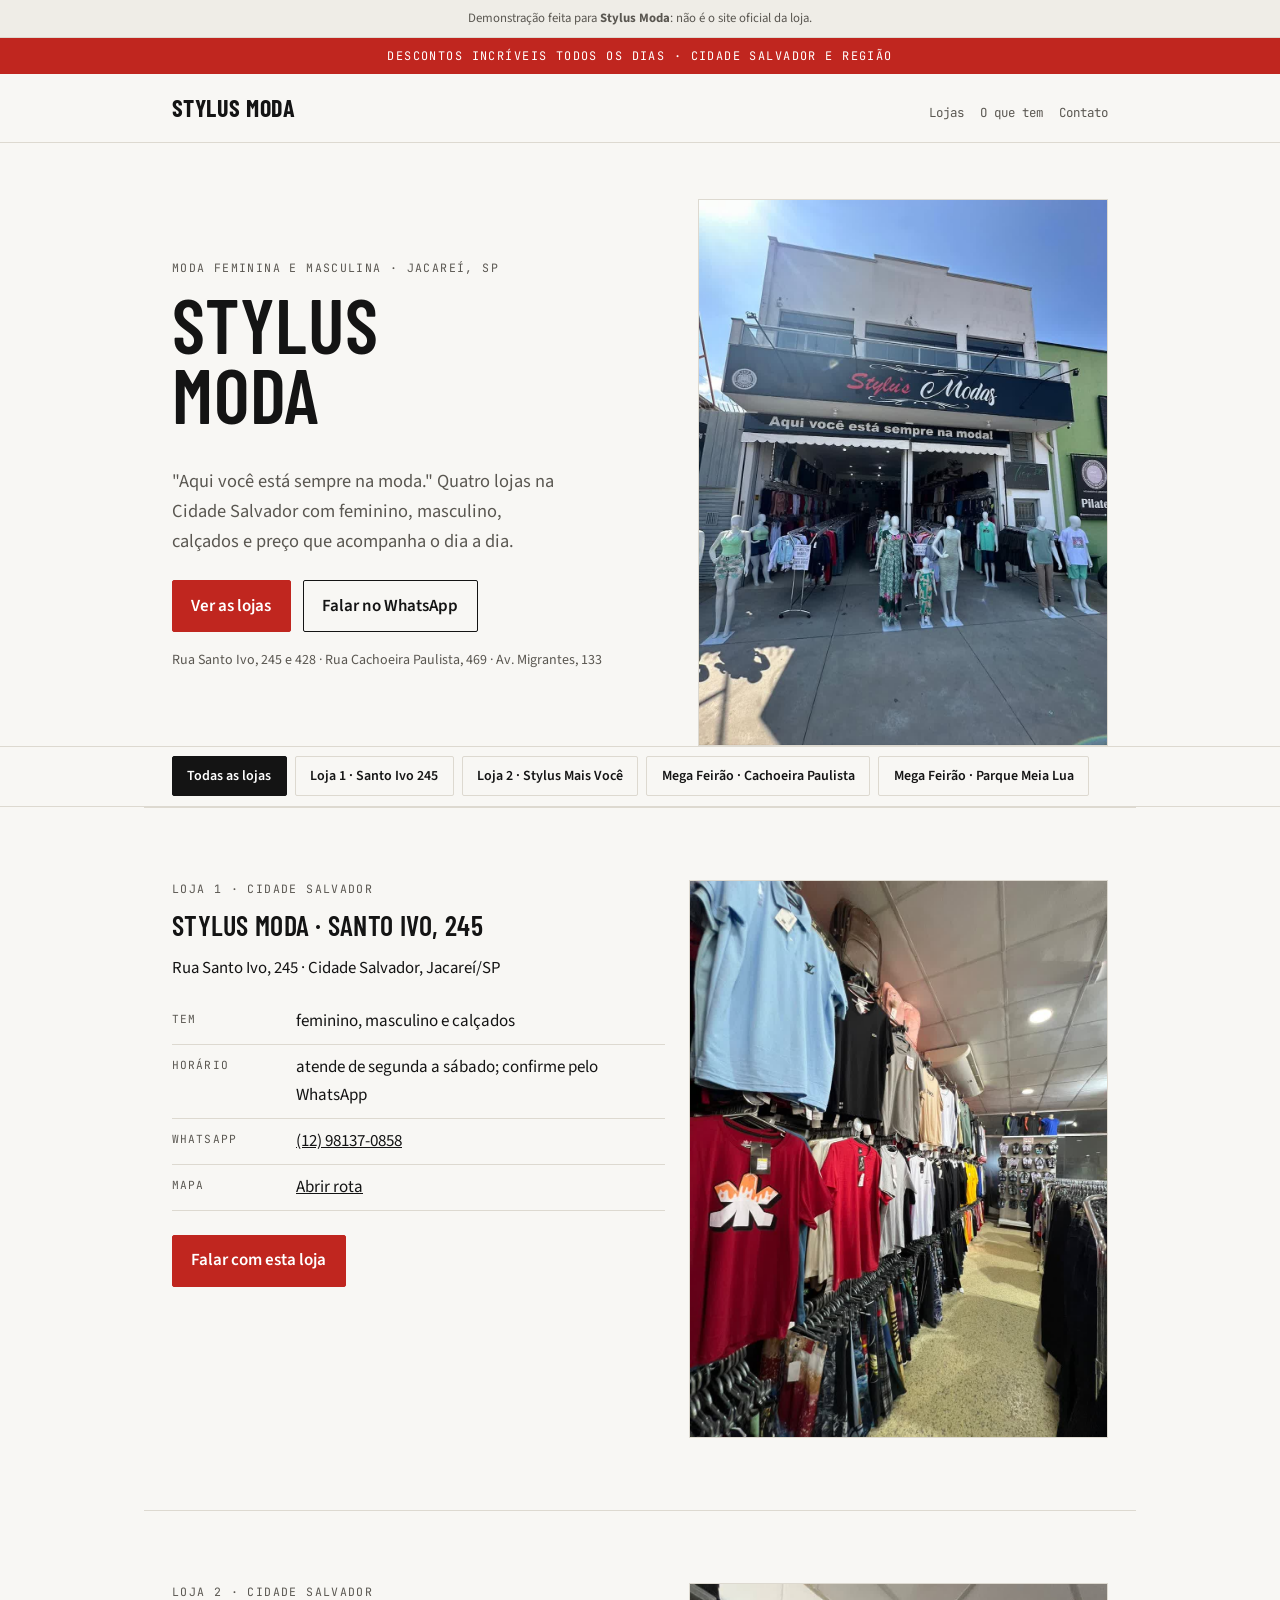
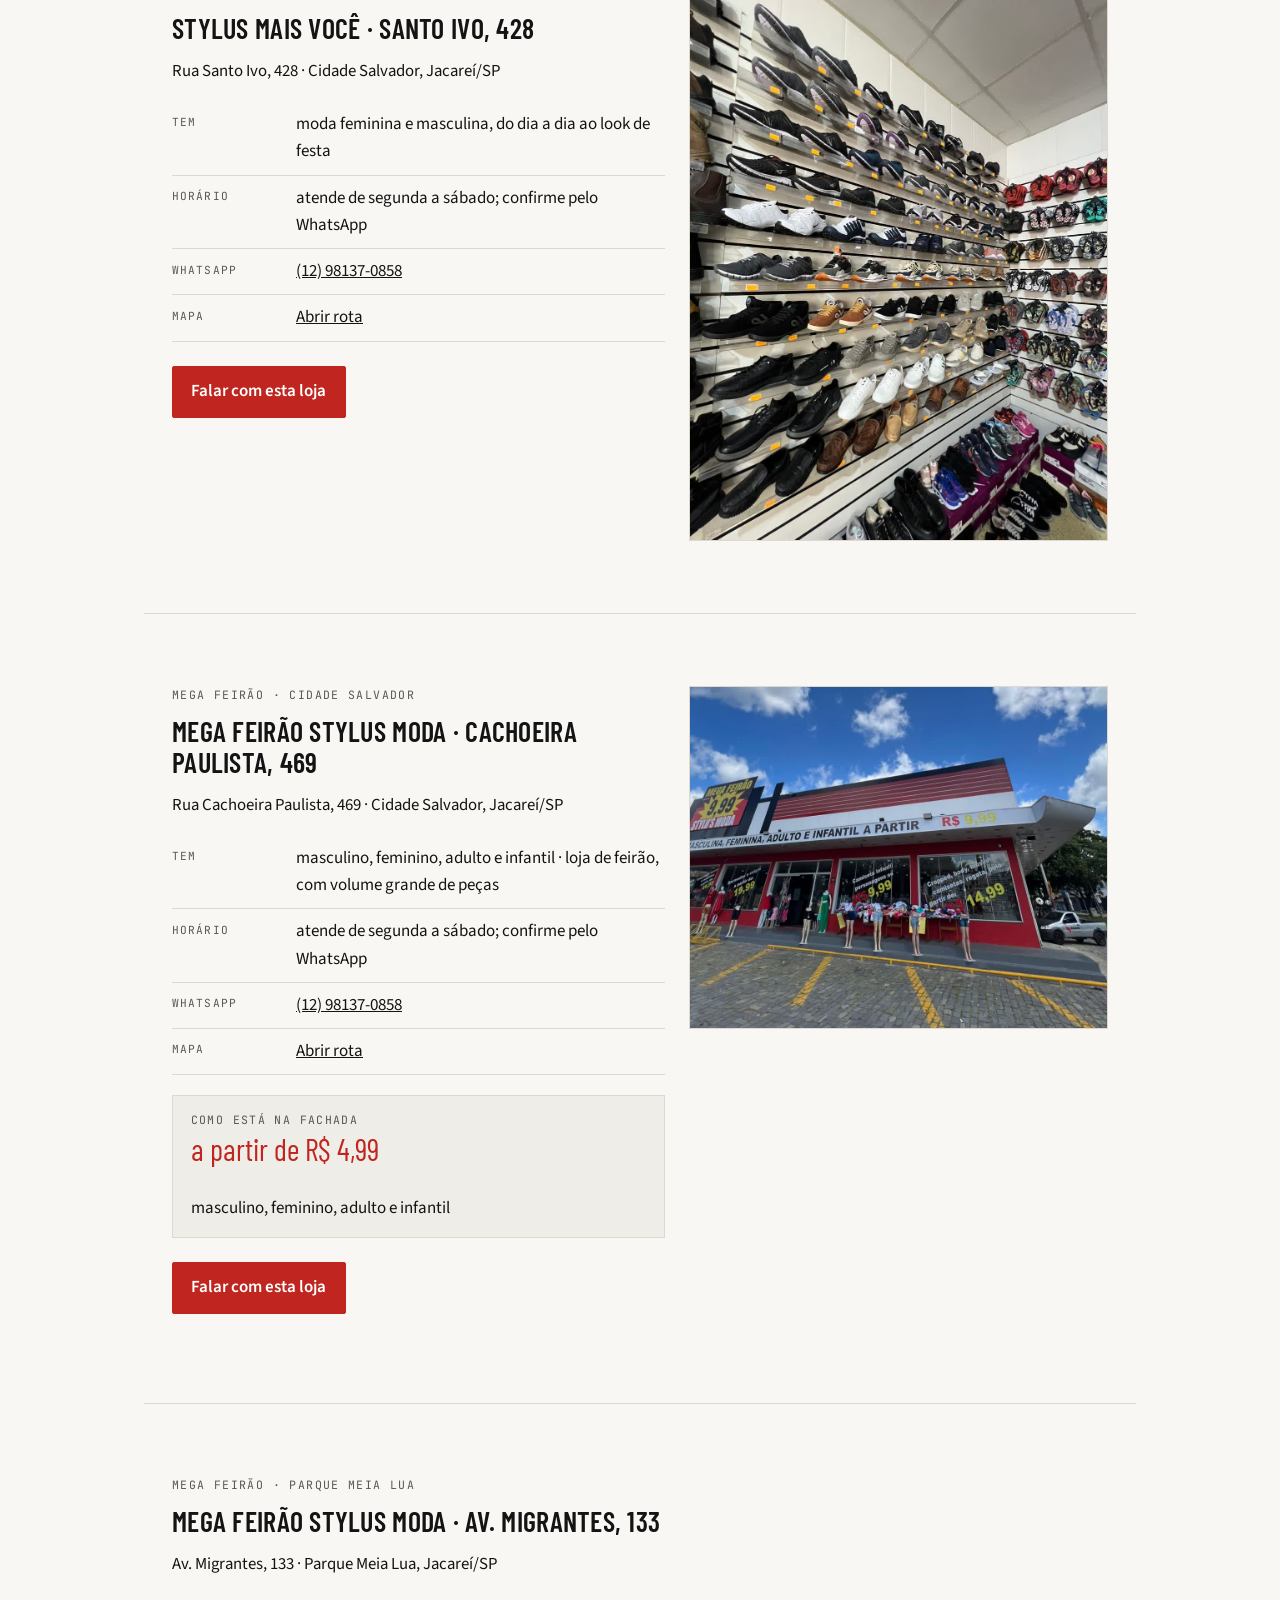
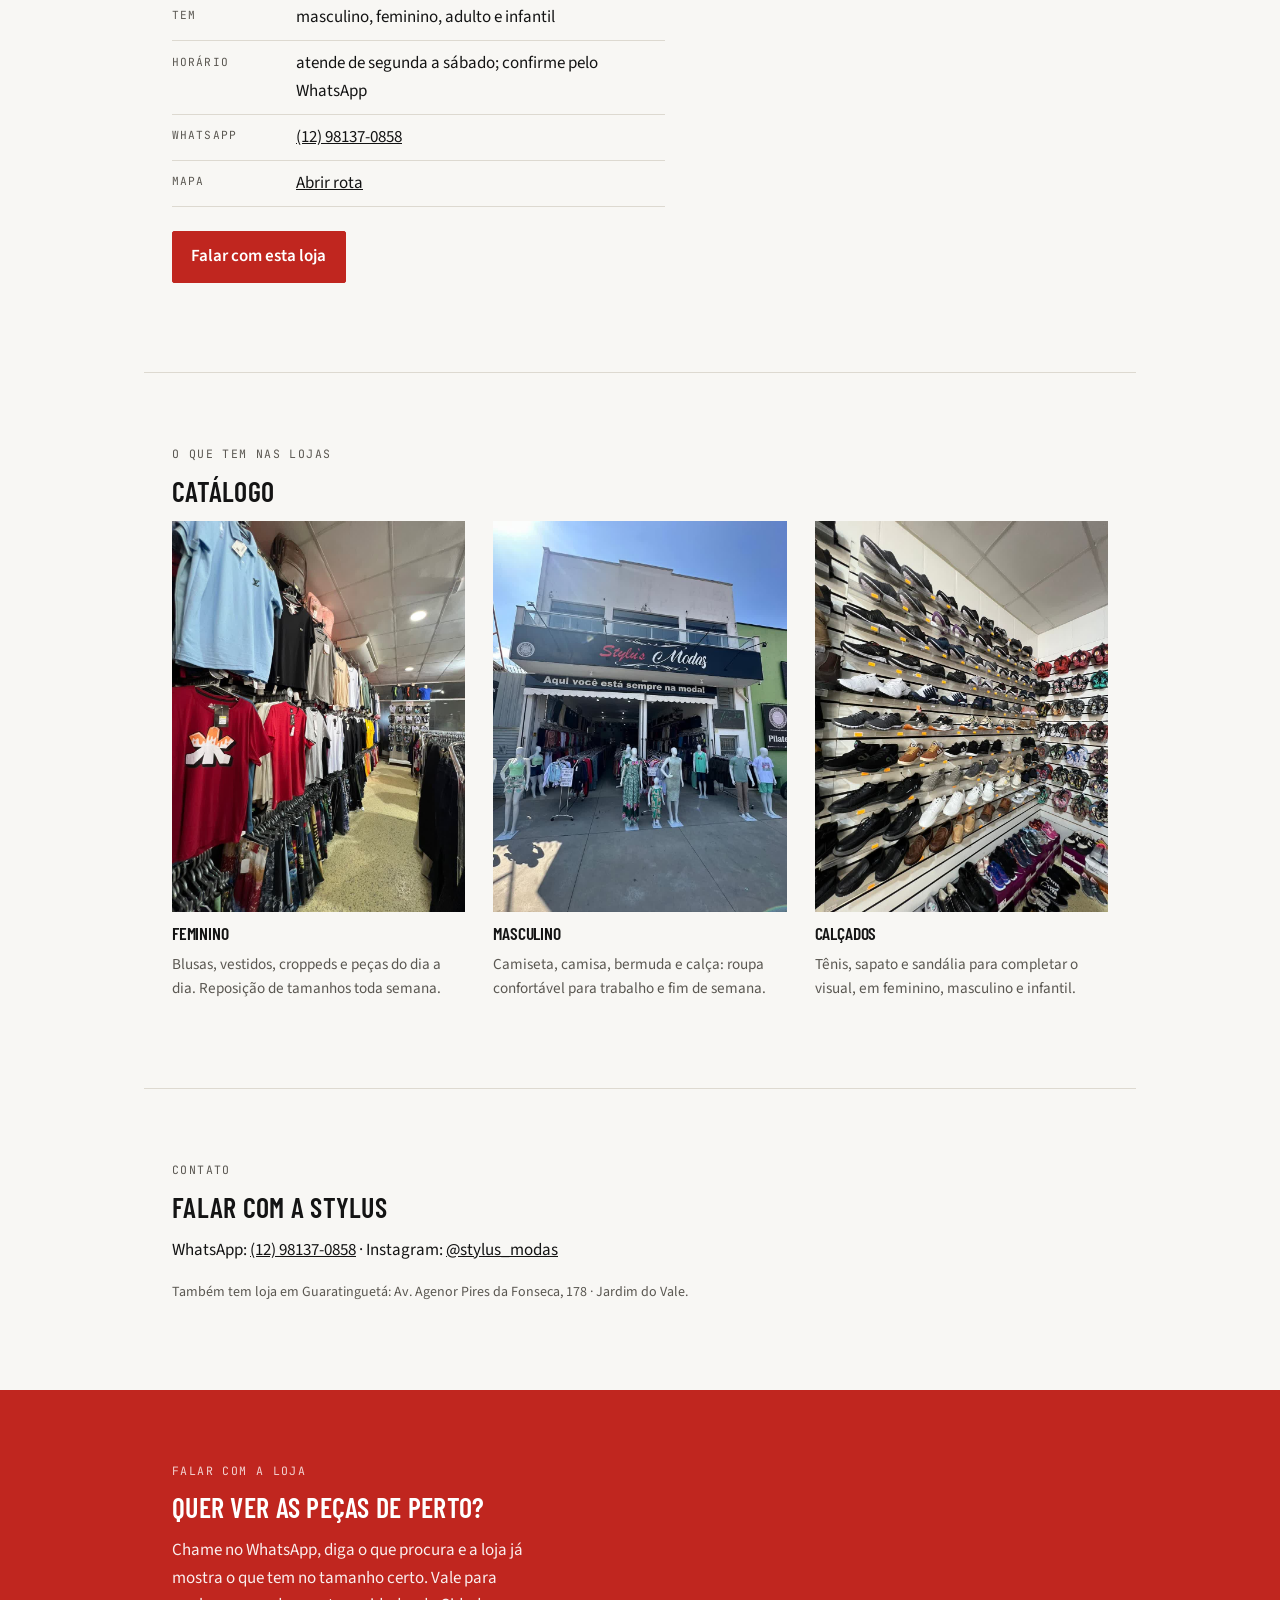
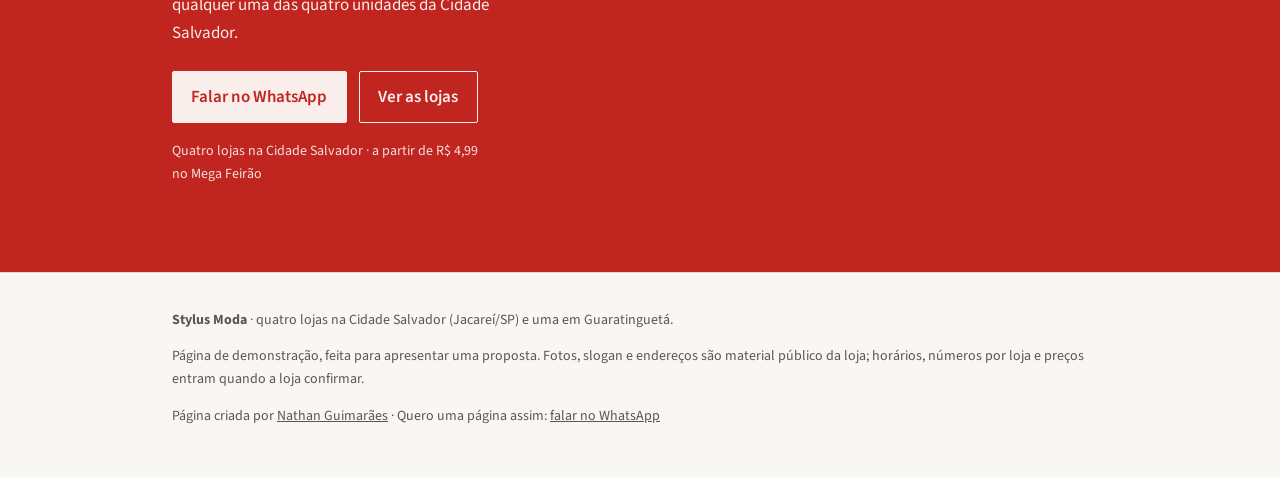
<file: demos/stylus-moda/index.html>
<!DOCTYPE html>
<html lang="pt-BR">
<head>
<meta charset="utf-8">
<meta name="viewport" content="width=device-width, initial-scale=1">
<title>Stylus Moda: 4 lojas de moda na Cidade Salvador, Jacareí</title>
<meta name="description" content="Stylus Moda: roupas femininas e masculinas em quatro lojas na Cidade Salvador, Jacareí, com endereço, horário e WhatsApp por loja.">
<meta property="og:title" content="Stylus Moda: 4 lojas de moda na Cidade Salvador, Jacareí">
<meta property="og:description" content="Roupas femininas e masculinas em quatro lojas na Cidade Salvador, Jacareí.">
<meta property="og:type" content="website">
<meta property="og:locale" content="pt_BR">
<meta property="og:url" content="https://demos.nathanguimaraes.com.br/stylus-moda/">
<meta name="robots" content="noindex, nofollow">
<meta name="color-scheme" content="light">
<link rel="preconnect" href="https://fonts.googleapis.com">
<link rel="preconnect" href="https://fonts.gstatic.com" crossorigin>
<link rel="stylesheet" href="https://fonts.googleapis.com/css2?family=Barlow+Condensed:wght@500;600;700&family=Source+Sans+3:wght@400;600&family=JetBrains+Mono:wght@400&display=swap">
<link rel="stylesheet" href="../../assets/base.css">
<link rel="stylesheet" href="./demo.css">
</head>
<body>
<div class="demo-banner">Demonstração feita para <strong>Stylus Moda</strong>: não é o site oficial da loja.</div>
<div class="faixa">descontos incríveis todos os dias · cidade salvador e região</div>

<header class="topo-site">
  <div class="wrap">
    <a class="marca" href="#">Stylus Moda</a>
    <nav aria-label="Seções">
      <a href="#lojas">Lojas</a>
      <a href="#catalogo">O que tem</a>
      <a href="#contato">Contato</a>
    </nav>
  </div>
</header>

<main>
  <section class="hero wrap">
    <div class="hero-grid">
      <div>
        <p class="label">moda feminina e masculina · jacareí, sp</p>
        <h1>Stylus<br>Moda</h1>
        <!-- slogan do letreiro da própria loja -->
        <p class="lead">"Aqui você está sempre na moda." Quatro lojas na Cidade Salvador com feminino, masculino, calçados e preço que acompanha o dia a dia.</p>
        <p class="acoes">
          <a class="btn" href="#lojas">Ver as lojas</a>
          <!-- telefone publicado no site atual da marca -->
          <a class="btn btn--ghost" href="https://wa.me/5512981370858?text=Ol%C3%A1%2C%20vi%20a%20p%C3%A1gina%20da%20Stylus%20Moda%20e%20quero%20ver%20as%20pe%C3%A7as">Falar no WhatsApp</a>
        </p>
        <p class="small muted">Rua Santo Ivo, 245 e 428 · Rua Cachoeira Paulista, 469 · Av. Migrantes, 133</p>
      </div>
      <figure style="margin:0">
        <img src="./img/loja-stylus.jpg" alt="Fachada da Stylus Moda, com o letreiro 'Aqui você está sempre na moda'" loading="eager">
      </figure>
    </div>
  </section>

  <!-- SELETOR DE UNIDADE: um site só, quatro lojas -->
  <nav class="seletor" id="lojas" aria-label="Escolher a loja">
    <div class="wrap">
      <span class="aviso-js" data-aviso-js>Escolha a loja:</span>
      <button type="button" data-loja="todas" aria-pressed="true">Todas as lojas</button>
      <button type="button" data-loja="loja-1" hidden>Loja 1 · Santo Ivo 245</button>
      <button type="button" data-loja="loja-2" hidden>Loja 2 · Stylus Mais Você</button>
      <button type="button" data-loja="loja-3" hidden>Mega Feirão · Cachoeira Paulista</button>
      <button type="button" data-loja="loja-4" hidden>Mega Feirão · Parque Meia Lua</button>
    </div>
  </nav>

  <article class="loja wrap" id="loja-1">
    <div class="loja-grid">
      <div>
        <p class="label">loja 1 · cidade salvador</p>
        <h2>Stylus Moda · Santo Ivo, 245</h2>
        <p class="endereco">Rua Santo Ivo, 245 · Cidade Salvador, Jacareí/SP</p>
        <ul class="dados">
          <li><span class="rot">tem</span><span>feminino, masculino e calçados</span></li>
          <li><span class="rot">horário</span><span><!-- TROCAR: horário real desta loja -->atende de segunda a sábado; confirme pelo WhatsApp</span></li>
          <!-- TROCAR: confirmar se cada loja tem um número próprio. Por ora, o número divulgado pela marca. -->
          <li><span class="rot">whatsapp</span><span><a href="https://wa.me/5512981370858?text=Ol%C3%A1%2C%20quero%20ver%20as%20pe%C3%A7as%20da%20loja%20da%20Santo%20Ivo%2C%20245">(12) 98137-0858</a></span></li>
          <li><span class="rot">mapa</span><span><a href="https://www.google.com/maps/dir/?api=1&destination=Rua+Santo+Ivo,245,Jacare%C3%AD+SP">Abrir rota</a></span></li>
        </ul>
        <p class="acoes"><a class="btn" href="https://wa.me/5512981370858?text=Ol%C3%A1%2C%20quero%20ver%20as%20pe%C3%A7as%20da%20loja%20da%20Santo%20Ivo%2C%20245">Falar com esta loja</a></p>
      </div>
      <figure style="margin:0"><img src="./img/araras.jpg" alt="Araras com camisetas e blusas na loja" loading="lazy"></figure>
    </div>
  </article>

  <article class="loja wrap" id="loja-2">
    <div class="loja-grid">
      <div>
        <p class="label">loja 2 · cidade salvador</p>
        <h2>Stylus Mais Você · Santo Ivo, 428</h2>
        <p class="endereco">Rua Santo Ivo, 428 · Cidade Salvador, Jacareí/SP</p>
        <ul class="dados">
          <li><span class="rot">tem</span><span>moda feminina e masculina, do dia a dia ao look de festa</span></li>
          <li><span class="rot">horário</span><span><!-- TROCAR: horário real -->atende de segunda a sábado; confirme pelo WhatsApp</span></li>
          <li><span class="rot">whatsapp</span><span><a href="https://wa.me/5512981370858?text=Ol%C3%A1%2C%20quero%20ver%20as%20pe%C3%A7as%20da%20Stylus%20Mais%20Voc%C3%AA">(12) 98137-0858</a></span></li>
          <li><span class="rot">mapa</span><span><a href="https://www.google.com/maps/dir/?api=1&destination=Rua+Santo+Ivo,428,Jacare%C3%AD+SP">Abrir rota</a></span></li>
        </ul>
        <p class="acoes"><a class="btn" href="https://wa.me/5512981370858?text=Ol%C3%A1%2C%20quero%20ver%20as%20pe%C3%A7as%20da%20Stylus%20Mais%20Voc%C3%AA">Falar com esta loja</a></p>
      </div>
      <figure style="margin:0"><img src="./img/calcados.jpg" alt="Parede de calçados da loja" loading="lazy"></figure>
    </div>
  </article>

  <article class="loja wrap" id="loja-3">
    <div class="loja-grid">
      <div>
        <p class="label">mega feirão · cidade salvador</p>
        <h2>Mega Feirão Stylus Moda · Cachoeira Paulista, 469</h2>
        <p class="endereco">Rua Cachoeira Paulista, 469 · Cidade Salvador, Jacareí/SP</p>
        <ul class="dados">
          <li><span class="rot">tem</span><span>masculino, feminino, adulto e infantil · loja de feirão, com volume grande de peças</span></li>
          <li><span class="rot">horário</span><span><!-- TROCAR: horário real -->atende de segunda a sábado; confirme pelo WhatsApp</span></li>
          <li><span class="rot">whatsapp</span><span><a href="https://wa.me/5512981370858?text=Ol%C3%A1%2C%20quero%20ver%20as%20pe%C3%A7as%20do%20Mega%20Feir%C3%A3o%20da%20Cachoeira%20Paulista">(12) 98137-0858</a></span></li>
          <li><span class="rot">mapa</span><span><a href="https://www.google.com/maps/dir/?api=1&destination=Rua+Cachoeira+Paulista,469,Jacare%C3%AD+SP">Abrir rota</a></span></li>
        </ul>
        <!-- valor que está escrito na fachada da própria loja -->
        <div class="destaque-loja">
          <p class="label" style="margin-bottom:.3rem">como está na fachada</p>
          <p class="forte">a partir de R$ 4,99</p>
          <p style="margin:.3rem 0 0">masculino, feminino, adulto e infantil</p>
        </div>
        <p class="acoes"><a class="btn" href="https://wa.me/5512981370858?text=Ol%C3%A1%2C%20quero%20ver%20as%20pe%C3%A7as%20do%20Mega%20Feir%C3%A3o%20da%20Cachoeira%20Paulista">Falar com esta loja</a></p>
      </div>
      <figure style="margin:0"><img src="./img/loja-mega-feirao.jpg" alt="Fachada do Mega Feirão Stylus Moda, com faixas de preço a partir de R$ 4,99" loading="lazy"></figure>
    </div>
  </article>

  <article class="loja wrap" id="loja-4">
    <div class="loja-grid">
      <div>
        <p class="label">mega feirão · parque meia lua</p>
        <h2>Mega Feirão Stylus Moda · Av. Migrantes, 133</h2>
        <p class="endereco">Av. Migrantes, 133 · Parque Meia Lua, Jacareí/SP</p>
        <ul class="dados">
          <li><span class="rot">tem</span><span>masculino, feminino, adulto e infantil</span></li>
          <li><span class="rot">horário</span><span><!-- TROCAR: horário real -->atende de segunda a sábado; confirme pelo WhatsApp</span></li>
          <li><span class="rot">whatsapp</span><span><a href="https://wa.me/5512981370858?text=Ol%C3%A1%2C%20quero%20ver%20as%20pe%C3%A7as%20do%20Mega%20Feir%C3%A3o%20do%20Parque%20Meia%20Lua">(12) 98137-0858</a></span></li>
          <li><span class="rot">mapa</span><span><a href="https://www.google.com/maps/dir/?api=1&destination=Av.+Migrantes,133,Parque+Meia+Lua,Jacare%C3%AD+SP">Abrir rota</a></span></li>
        </ul>
        <p class="acoes"><a class="btn" href="https://wa.me/5512981370858?text=Ol%C3%A1%2C%20quero%20ver%20as%20pe%C3%A7as%20do%20Mega%20Feir%C3%A3o%20do%20Parque%20Meia%20Lua">Falar com esta loja</a></p>
      </div>
      <!-- esta unidade não tem foto pública: preferimos não colocar imagem de banco de imagens -->
      <div></div>
    </div>
  </article>

  <section class="section wrap">
    <p class="label">o que tem nas lojas</p>
    <h2>Catálogo</h2>
    <ul class="catalogo">
      <li>
        <figure style="margin:0 0 .75rem"><img src="./img/araras.jpg" alt="Camisetas e blusas em araras" loading="lazy"></figure>
        <h3>Feminino</h3>
        <p>Blusas, vestidos, croppeds e peças do dia a dia. Reposição de tamanhos toda semana.</p>
      </li>
      <li>
        <figure style="margin:0 0 .75rem"><img src="./img/loja-stylus.jpg" alt="Interior da loja com peças masculinas e femininas" loading="lazy"></figure>
        <h3>Masculino</h3>
        <p>Camiseta, camisa, bermuda e calça: roupa confortável para trabalho e fim de semana.</p>
      </li>
      <li>
        <figure style="margin:0 0 .75rem"><img src="./img/calcados.jpg" alt="Calçados em prateleira" loading="lazy"></figure>
        <h3>Calçados</h3>
        <p>Tênis, sapato e sandália para completar o visual, em feminino, masculino e infantil.</p>
      </li>
    </ul>
    <!-- TROCAR: incluir aqui as fotos novas que a loja mandar (uma por categoria), com preço quando ela autorizar. -->
  </section>

  <section class="section wrap" id="contato">
    <p class="label">contato</p>
    <h2>Falar com a Stylus</h2>
    <p>WhatsApp: <a href="https://wa.me/5512981370858">(12) 98137-0858</a> · Instagram: <a href="https://www.instagram.com/stylus_modas/">@stylus_modas</a></p>
    <p class="small muted">Também tem loja em Guaratinguetá: Av. Agenor Pires da Fonseca, 178 · Jardim do Vale.</p>
  </section>

  <!-- CTA final: toda demo termina pedindo o contato (ver decisions.md) -->
  <section class="cta-final" id="contato">
    <div class="wrap">
      <p class="label">falar com a loja</p>
      <h2>Quer ver as peças de perto?</h2>
      <p>Chame no WhatsApp, diga o que procura e a loja já mostra o que tem no tamanho certo. Vale para qualquer uma das quatro unidades da Cidade Salvador.</p>
      <p class="acoes"><a class="btn" href="https://wa.me/5512981370858?text=Ol%C3%A1%2C%20vi%20a%20p%C3%A1gina%20da%20Stylus%20Moda%20e%20quero%20ver%20as%20pe%C3%A7as">Falar no WhatsApp</a>
        <a class="btn btn--ghost" href="#lojas">Ver as lojas</a></p>
      <p class="small">Quatro lojas na Cidade Salvador · a partir de R$ 4,99 no Mega Feirão</p>
    </div>
  </section>

</main>

<footer class="rodape">
  <div class="wrap">
    <p><strong>Stylus Moda</strong> · quatro lojas na Cidade Salvador (Jacareí/SP) e uma em Guaratinguetá.</p>
    <p class="small">Página de demonstração, feita para apresentar uma proposta. Fotos, slogan e endereços são material público da loja; horários, números por loja e preços entram quando a loja confirmar.</p>
    <p class="small">Página criada por <a href="https://nathanguimaraes.com.br/" rel="noopener">Nathan Guimarães</a> · Quero uma página assim: <a href="https://wa.me/5512997640390?text=Ol%C3%A1%2C%20Nathan!%20Vi%20uma%20das%20p%C3%A1ginas%20de%20demonstra%C3%A7%C3%A3o%20e%20quero%20uma%20para%20o%20meu%20neg%C3%B3cio." rel="noopener">falar no WhatsApp</a></p>
  </div>
</footer>

<script src="./lojas.js" defer></script>
</body>
</html>
</file>
<file: assets/base.css>
/* Demos — tokens e base compartilhada.
   Nenhuma página declara cor, fonte ou espaçamento fora daqui (ver architecture_docs/visual.md). */

:root {
  /* cor */
  --paper: #f5f2ec;
  --paper-2: #ebe6dc;
  --ink: #1a1914;
  --ink-soft: #57544a;
  --rule: #d6d1c4;
  --accent: #1e4d45;
  --accent-ink: #f7f6f2;
  --alerta: #7a2e38;

  /* tipografia */
  --font-title: "Fraunces", Georgia, "Times New Roman", serif;
  --font-body: "Source Sans 3", system-ui, -apple-system, "Segoe UI", sans-serif;
  --font-mono: "JetBrains Mono", ui-monospace, SFMono-Regular, Menlo, monospace;
  --fs-base: 1.0625rem;      /* 17px */
  --fs-title: clamp(2rem, 6vw, 3.25rem);
  --fs-h2: clamp(1.35rem, 3vw, 1.75rem);
  --lh-body: 1.62;

  /* espaço e forma */
  --gap: 1rem;
  --gap-lg: 2.25rem;
  --sec: clamp(2.5rem, 7vw, 4.5rem);
  --radius: 3px;
  --maxw: 62rem;

  /* alvo de toque e foco (visual.md 2.4) */
  --tap: 3rem;
}

*, *::before, *::after { box-sizing: border-box; }

html { -webkit-text-size-adjust: 100%; }

body {
  margin: 0;
  background: var(--paper);
  color: var(--ink);
  font-family: var(--font-body);
  font-size: var(--fs-base);
  line-height: var(--lh-body);
  text-rendering: optimizeLegibility;
}

h1, h2, h3 { font-family: var(--font-title); font-weight: 600; line-height: 1.1; margin: 0 0 .5em; letter-spacing: -.01em; }
h1 { font-size: var(--fs-title); }
h2 { font-size: var(--fs-h2); }
h3 { font-size: 1.1rem; }
p { margin: 0 0 1em; }
a { color: inherit; }
img { max-width: 100%; height: auto; display: block; }
hr { border: 0; border-top: 1px solid var(--rule); margin: var(--gap-lg) 0; }

.wrap { width: 100%; max-width: var(--maxw); margin: 0 auto; padding: 0 clamp(1.25rem, 5.2vw, 1.75rem); }
.section { padding-block: var(--sec); border-top: 1px solid var(--rule); }
.section:first-of-type { border-top: 0; }

/* rótulo técnico: a única coisa que usa mono */
.label {
  font-family: var(--font-mono);
  font-size: .72rem;
  letter-spacing: .12em;
  text-transform: uppercase;
  color: var(--ink-soft);
  margin: 0 0 .75rem;
}

.lead { font-size: 1.15rem; color: var(--ink-soft); max-width: 44ch; }
.muted { color: var(--ink-soft); }
.small { font-size: .875rem; }

/* botão: retângulo de raio pequeno, altura de toque garantida, sem pílula nem gradiente */
.btn {
  display: inline-flex; align-items: center; justify-content: center; gap: .5rem;
  min-height: var(--tap); padding: .7rem 1.15rem;
  background: var(--accent); color: var(--accent-ink);
  border: 1px solid var(--accent); border-radius: var(--radius);
  font: inherit; font-weight: 600; text-decoration: none; cursor: pointer;
}
.btn:hover { filter: brightness(1.08); }
.btn--ghost { background: transparent; color: var(--ink); border-color: var(--ink); }
:focus-visible { outline: 2px solid var(--accent); outline-offset: 2px; }

/* grade nunca deve estourar a largura: filhos de grid podem encolher */
.hero-grid > *, .grade > *, .fatos > * { min-width: 0; }

/* faixa final de contato: toda demo termina pedindo o contato */
.cta-final { background: var(--accent); color: var(--accent-ink); padding: var(--sec) 0; border-top: 0; }
.cta-final h2 { color: var(--accent-ink); }
.cta-final p { color: var(--accent-ink); opacity: .92; max-width: 46ch; }
.cta-final .label { color: var(--accent-ink); opacity: .8; }
.cta-final .btn { background: var(--accent-ink); color: var(--accent); border-color: var(--accent-ink); }
.cta-final .btn--ghost { background: transparent; color: var(--accent-ink); border-color: var(--accent-ink); }
.cta-final .small { color: var(--accent-ink); opacity: .85; }

/* faixa de demonstração: presente em toda página de demo (ver decisions.md D3) */
.demo-banner {
  background: var(--paper-2); border-bottom: 1px solid var(--rule);
  font-size: .8rem; color: var(--ink-soft); padding: .5rem clamp(1.25rem, 5.2vw, 1.75rem); text-align: center;
}

/* lista da home */
.lista { list-style: none; margin: 0; padding: 0; border-top: 1px solid var(--rule); }
.lista li { border-bottom: 1px solid var(--rule); }
.lista a.item, .lista .item-interno {
  display: grid; grid-template-columns: 1fr auto; gap: .35rem 1rem;
  align-items: baseline; padding: 1.1rem .25rem; text-decoration: none;
}
.lista a.item:hover { background: var(--paper-2); }
.item-nome { font-family: var(--font-title); font-size: 1.25rem; font-weight: 600; }
.item-meta { font-size: .85rem; color: var(--ink-soft); }
.item-status {
  font-family: var(--font-mono); font-size: .72rem; letter-spacing: .06em;
  text-transform: uppercase; color: var(--ink-soft); white-space: nowrap;
}
.item-interno { color: var(--ink-soft); }

/* tabela de duas colunas: precisa caber em 390px sem estourar (revisão em 430px de viewport) */
table.simples { width: 100%; border-collapse: collapse; font-size: .95rem; table-layout: fixed; }
table.simples th { width: 40%; }
table.simples th, table.simples td {
  text-align: left; padding: .5rem .75rem .5rem 0; border-bottom: 1px solid var(--rule);
  vertical-align: top; overflow-wrap: anywhere;
}

footer.rodape { border-top: 1px solid var(--rule); padding: var(--gap-lg) 0; font-size: .875rem; color: var(--ink-soft); }

@media (prefers-reduced-motion: reduce) { * { transition: none !important; animation: none !important; } }
</file>
<file: demos/_template/demo.css>
/* Estilo específico desta demo. O que é comum a todas vive em ../../assets/base.css.
   Aqui só entram a cor do negócio e ajustes de composição (ver architecture_docs/visual.md 2.2). */

/* TROCAR: cor tirada da fachada/placa do negócio (uma cor, não duas) */
body { --accent: #8a4b1f; }

.topo { padding-block: var(--sec) 0; }
.topo h1 { margin-bottom: .25em; }
.acoes { display: flex; flex-wrap: wrap; gap: .75rem; margin-top: 1.5rem; }
.section h2 { margin-bottom: .35em; }
</file>
<file: demos/comercial-cobra/demo.css>
/* Comercial Cobra — sem material visual público e sem cor de marca conhecida.
   Por isso: paleta neutra dos tokens base, sem inventar identidade (architecture_docs/visual.md 2.2).
   A página se sustenta na tipografia e na informação. */

:root {
  --paper: #f2f0ea;
  --paper-2: #e6e2d8;
  --ink: #16150f;
  --ink-soft: #57544a;
  --rule: #d3cec0;
  --accent: #1e4d45;
  --font-title: "Archivo", "Helvetica Neue", Arial, sans-serif;
  --radius: 2px;
}

h1 { font-size: clamp(2.2rem, 8vw, 3.6rem); letter-spacing: -.02em; }
h2 { letter-spacing: -.01em; }

.anos { font-family: var(--font-title); font-size: clamp(3.4rem, 15vw, 6rem); line-height: .9;
  font-weight: 700; letter-spacing: -.03em; color: var(--accent); margin: 0; }

.categorias { list-style: none; margin: 0; padding: 0; display: grid; gap: 0; border-top: 1px solid var(--rule); }
.categorias li { display: grid; grid-template-columns: auto 1fr; gap: .5rem 1rem; padding: 1rem 0;
  border-bottom: 1px solid var(--rule); align-items: baseline; }
.categorias .num { font-family: var(--font-mono); font-size: .8rem; color: var(--ink-soft); }
.categorias .item-nome { font-weight: 600; }
.categorias .item-desc { grid-column: 2; font-size: .95rem; color: var(--ink-soft); margin: 0; }

.passos { counter-reset: p; list-style: none; margin: 0; padding: 0; }
.passos li { counter-increment: p; padding: .85rem 0 .85rem 2.4rem; position: relative; border-bottom: 1px solid var(--rule); }
.passos li::before { content: counter(p); position: absolute; left: 0; top: .8rem;
  font-family: var(--font-mono); font-size: .85rem; color: var(--accent); border: 1px solid var(--accent);
  width: 1.5rem; height: 1.5rem; display: grid; place-items: center; border-radius: 50%; }

.acoes { display: flex; flex-wrap: wrap; gap: .75rem; margin-top: 1.5rem; }
</file>
<file: demos/kareca-pneus/demo.css>
/* Kareca Pneus — azul e amarelo do letreiro da própria oficina.
   Base compartilhada em ../../assets/base.css */

:root {
  --paper: #eef1f5;
  --paper-2: #dde4ec;
  --ink: #0f1720;
  --ink-soft: #4b5763;
  --rule: #c9d2dc;
  --accent: #16408f;
  --accent-ink: #ffffff;
  --marca-amarelo: #f2c10d;
  --font-title: "Barlow Condensed", "Archivo Narrow", Impact, sans-serif;
  --font-mono: "JetBrains Mono", ui-monospace, monospace;
  --radius: 2px;
}

h1, h2 { text-transform: uppercase; letter-spacing: .01em; }
h1 { font-size: clamp(2.3rem, 9vw, 4.25rem); line-height: .95; }

.faixa { background: var(--accent); color: #fff; padding: .55rem 1.25rem; text-align: center;
  font-family: var(--font-mono); font-size: .74rem; letter-spacing: .1em; text-transform: uppercase; }
.faixa strong { color: var(--marca-amarelo); }

.hero { padding-block: clamp(1.75rem,5vw,3rem) 0; }
.hero img { width: 100%; }
.hero-grid { display: grid; gap: 1.75rem; }
.hero img { border: 1px solid var(--rule); }
@media (min-width: 46rem) { .hero-grid { grid-template-columns: 1.05fr .95fr; align-items: center; } }

.servicos { list-style: none; margin: 0; padding: 0; }
.servicos li { display: grid; grid-template-columns: minmax(0, 1.1fr) minmax(0, 1fr); gap: .25rem 1rem;
  padding: .85rem 0; border-bottom: 1px solid var(--rule); align-items: baseline; }
.servicos .nome { font-weight: 600; overflow-wrap: anywhere; }
.servicos .preco { overflow-wrap: anywhere; text-align: right; font-family: var(--font-mono); font-size: .9rem; color: var(--ink-soft); }

.destaque { background: var(--paper-2); border: 1px solid var(--rule); border-left: 0; padding: 1.1rem 1.25rem; }
.destaque .preco-forte { font-family: var(--font-title); font-size: 2.4rem; line-height: 1; color: var(--accent); }

.fatos { display: grid; gap: .75rem; padding: 0; margin: 0; list-style: none; }
.fatos li { border-top: 2px solid var(--accent); padding-top: .5rem; }
.fatos .rot { display: block; font-family: var(--font-mono); font-size: .7rem; letter-spacing: .1em;
  text-transform: uppercase; color: var(--ink-soft); margin-bottom: .2rem; }

.acoes { display: flex; flex-wrap: wrap; gap: .75rem; margin-top: 1.5rem; }
.btn--zap { background: #1f8f4e; border-color: #1f8f4e; }
</file>
<file: demos/stylus-moda/demo.css>
/* Stylus Moda — vermelho do letreiro do Mega Feirão + preto da fachada da Stylus.
   Base compartilhada em ../../assets/base.css */

:root {
  --paper: #f8f7f4;
  --paper-2: #efede7;
  --ink: #141414;
  --ink-soft: #5a5751;
  --rule: #ddd9d0;
  --accent: #c0261f;
  --accent-ink: #ffffff;
  --font-title: "Barlow Condensed", "Archivo Narrow", Impact, sans-serif;
  --radius: 2px;
}

h1, h2 { text-transform: uppercase; letter-spacing: .01em; }
h1 { font-size: clamp(2.5rem, 12vw, 4.75rem); line-height: .92; }

.faixa { background: var(--accent); color: #fff; padding: .55rem 1.25rem; text-align: center;
  font-family: var(--font-mono); font-size: .74rem; letter-spacing: .12em; text-transform: uppercase; }

.topo-site { border-bottom: 1px solid var(--rule); }
.topo-site .wrap { display: flex; flex-wrap: wrap; align-items: baseline; justify-content: space-between; gap: .35rem 1rem; padding-top: .9rem; padding-bottom: .9rem; }
.marca { font-family: var(--font-title); font-size: clamp(1.2rem, 5vw, 1.5rem); font-weight: 700;
  text-transform: uppercase; text-decoration: none; color: var(--ink); letter-spacing: .02em; white-space: nowrap; }
.topo-site nav { display: flex; flex-wrap: wrap; gap: .5rem 1rem; font-family: var(--font-mono); font-size: .78rem; }
.topo-site nav a { text-decoration: none; color: var(--ink-soft); white-space: nowrap; }

.hero { padding-block: clamp(2rem,6vw,3.5rem) 0; }
.hero-grid { display: grid; gap: 1.5rem; }
@media (min-width: 48rem) { .hero-grid { grid-template-columns: 1.1fr .9fr; align-items: center; } }
.hero img { border: 1px solid var(--rule); }

/* seletor de unidade — o que o site atual não tem */
.seletor { position: sticky; top: 0; z-index: 3; background: var(--paper); border-top: 1px solid var(--rule);
  border-bottom: 1px solid var(--rule); }
/* celular: uma linha só, rolando de lado (barra fixa alta come a tela). desktop: quebra linha e mostra todas. */
.seletor .wrap { display: flex; gap: .5rem; overflow-x: auto; padding-top: .6rem; padding-bottom: .6rem;
  scrollbar-width: none; -ms-overflow-style: none; }
.seletor .wrap::-webkit-scrollbar { display: none; }
.seletor .aviso-js { white-space: nowrap; }
@media (min-width: 40rem) { .seletor .wrap { flex-wrap: wrap; overflow: visible; } }
.seletor button {
  flex: 0 0 auto; min-height: 2.5rem; padding: .45rem .9rem; font: inherit; font-size: .875rem; font-weight: 600;
  background: transparent; color: var(--ink); border: 1px solid var(--rule); border-radius: var(--radius); cursor: pointer;
}
.seletor button[aria-pressed="true"] { background: var(--ink); color: #fff; border-color: var(--ink); }
.seletor .aviso-js { font-size: .8rem; color: var(--ink-soft); align-self: center; }

.loja { padding-block: var(--sec); border-top: 1px solid var(--rule); }
.loja[hidden] { display: none; }
.loja-grid { display: grid; gap: 1.5rem; }
@media (min-width: 48rem) { .loja-grid { grid-template-columns: 1fr .85fr; align-items: start; } }
.loja img { border: 1px solid var(--rule); }
.loja .endereco { font-size: 1.05rem; }
.dados { list-style: none; margin: 1rem 0 0; padding: 0; }
.dados li { padding: .55rem 0; border-bottom: 1px solid var(--rule); display: grid; grid-template-columns: 7rem 1fr; gap: .75rem; }
.dados .rot { font-family: var(--font-mono); font-size: .7rem; letter-spacing: .1em; text-transform: uppercase; color: var(--ink-soft); padding-top: .15rem; }
.destaque-loja { background: var(--paper-2); border: 1px solid var(--rule); padding: .9rem 1.1rem; margin-top: 1.25rem; }
.destaque-loja .forte { font-family: var(--font-title); font-size: 1.9rem; line-height: 1; color: var(--accent); }

.catalogo { list-style: none; margin: 0; padding: 0; display: grid; gap: 1.75rem; }
@media (min-width: 40rem) { .catalogo { grid-template-columns: repeat(3, 1fr); } }
.catalogo h3 { text-transform: uppercase; }
.catalogo p { font-size: .95rem; color: var(--ink-soft); }

.acoes { display: flex; flex-wrap: wrap; gap: .75rem; margin-top: 1.5rem; }
.btn--zap { background: #1f8f4e; border-color: #1f8f4e; }
</file>
